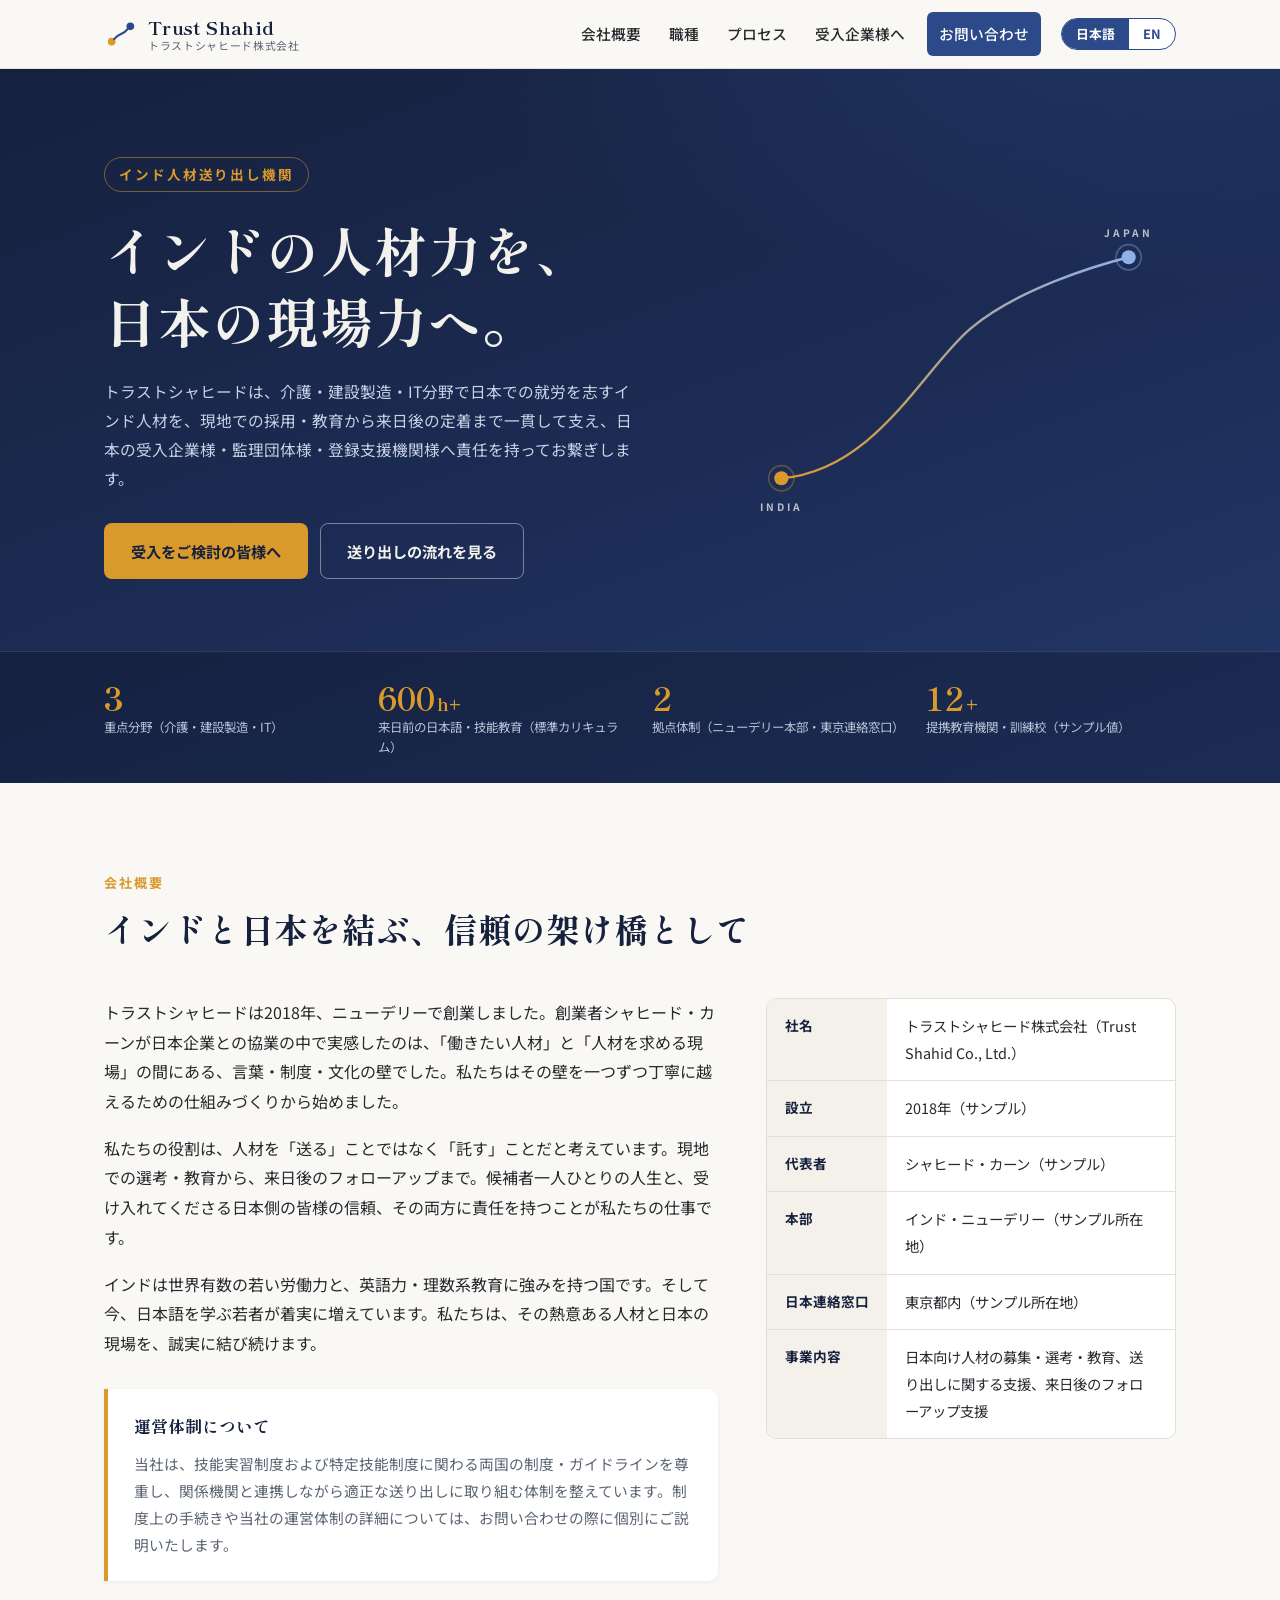
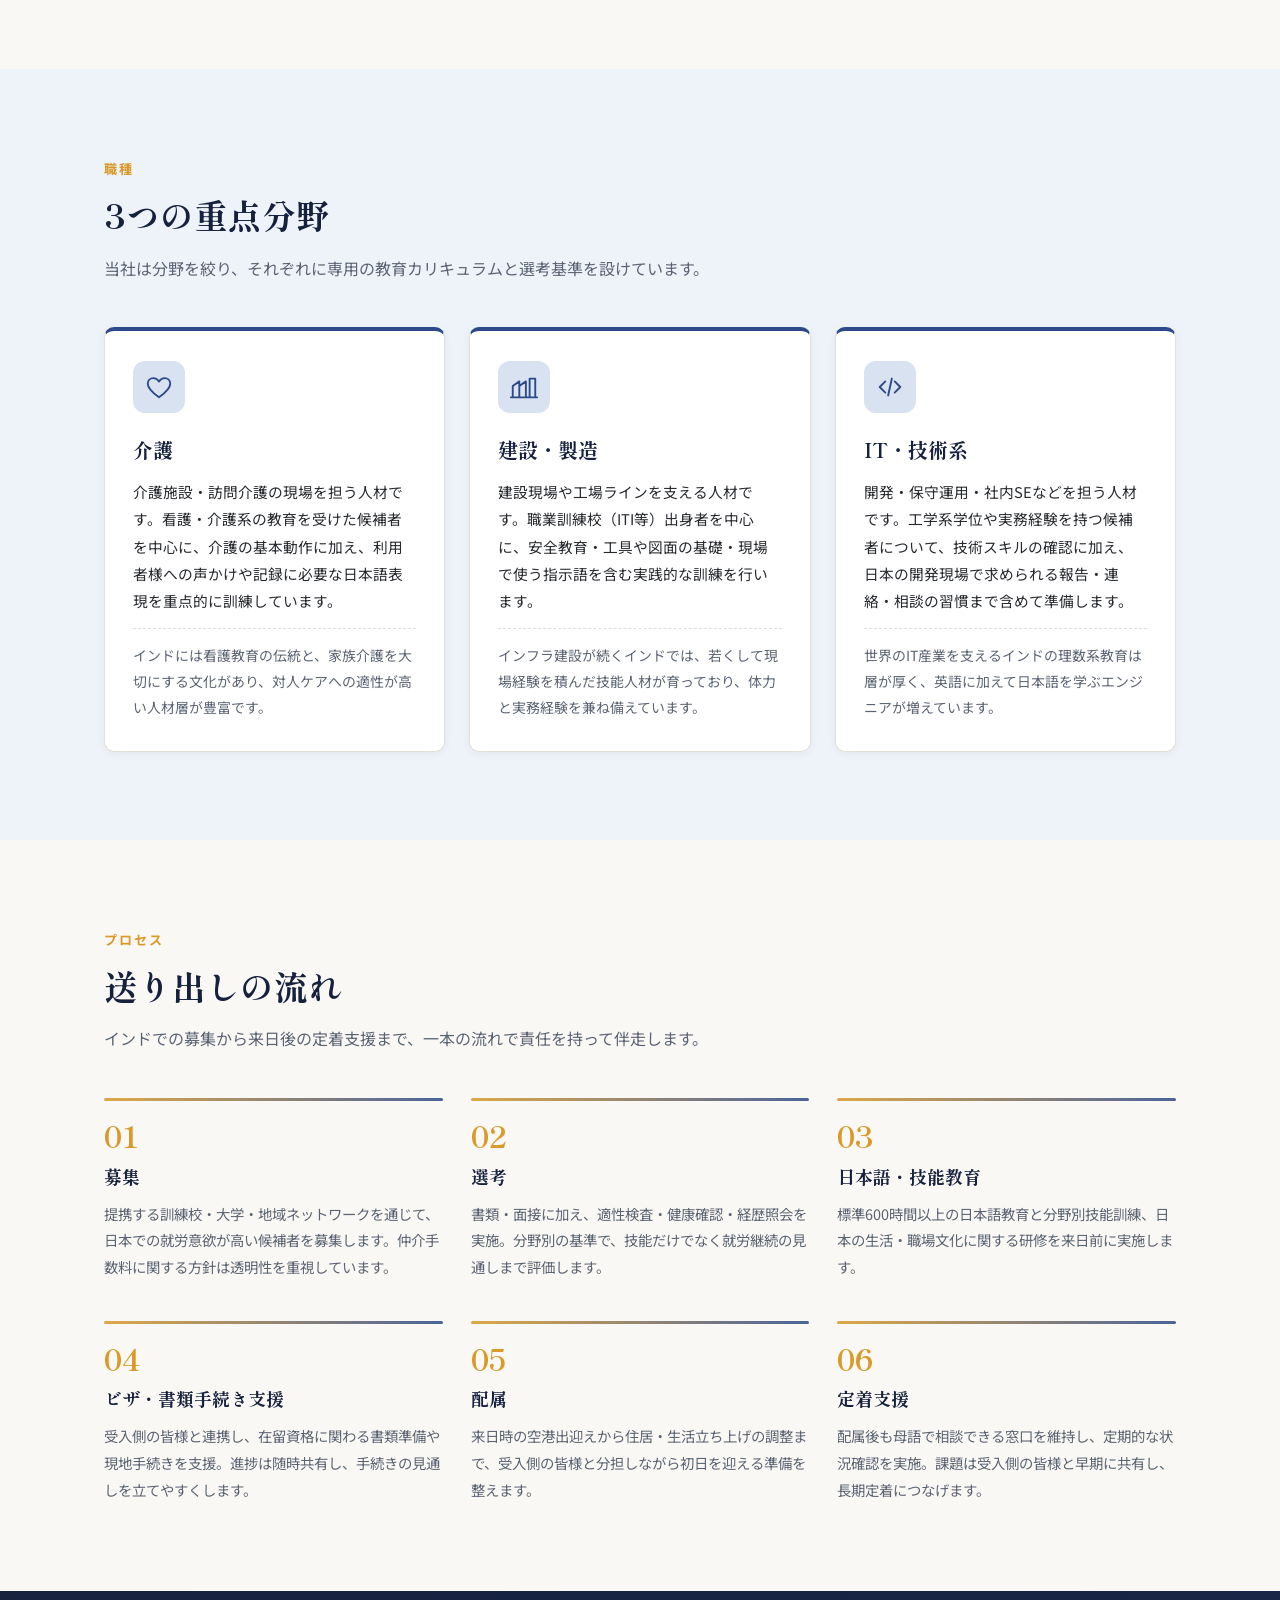
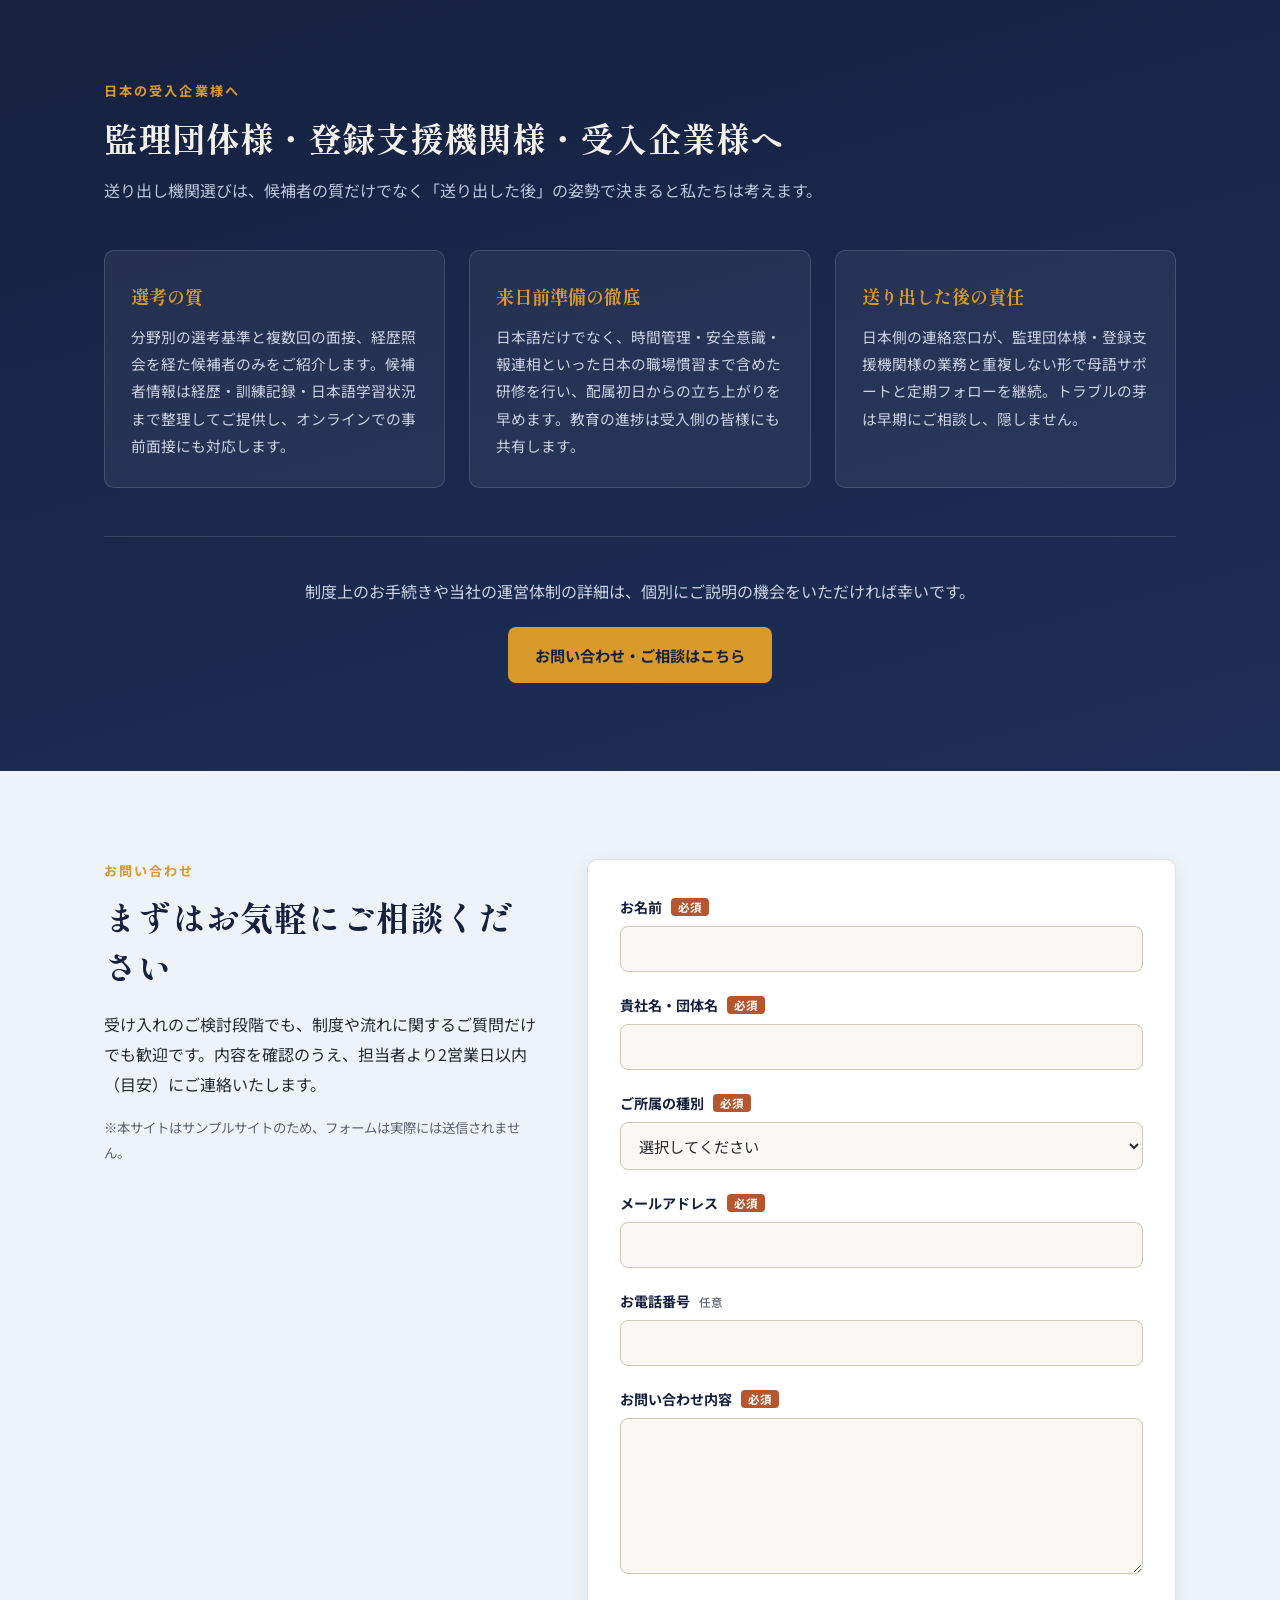
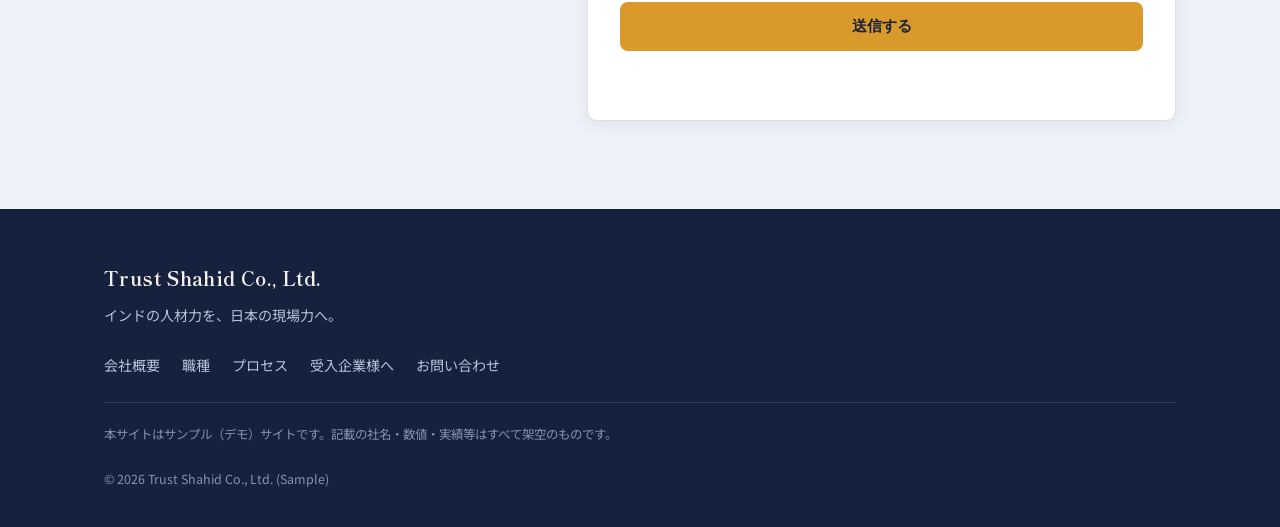
<file: index.html>
<!DOCTYPE html>
<html lang="ja" data-lang="ja">
<head>
<meta charset="UTF-8">
<meta name="viewport" content="width=device-width, initial-scale=1.0">
<title>トラストシャヒード株式会社｜インド人材送り出し機関</title>
<meta name="description" id="meta-desc" content="トラストシャヒードは、介護・建設製造・IT分野のインド人材を日本の受入企業様・監理団体様・登録支援機関様へお繋ぎする送り出し機関のサンプルサイトです。">
<link rel="icon" href="assets/favicon.svg" type="image/svg+xml">
<link rel="preconnect" href="https://fonts.googleapis.com">
<link rel="preconnect" href="https://fonts.gstatic.com" crossorigin>
<link href="https://fonts.googleapis.com/css2?family=Shippori+Mincho+B1:wght@500;600;700&family=Noto+Sans+JP:wght@400;500;700&display=swap" rel="stylesheet">
<link rel="stylesheet" href="assets/css/style.css">
</head>
<body>

<a class="skip-link" href="#main">
  <span class="ja" lang="ja">本文へスキップ</span><span class="en" lang="en">Skip to main content</span>
</a>

<header class="site-header">
  <div class="container header-inner">
    <a class="brand" href="#top" aria-label="Trust Shahid Co., Ltd.">
      <svg class="brand-mark" viewBox="0 0 40 40" aria-hidden="true" focusable="false">
        <circle cx="9" cy="29" r="4.5" fill="var(--saffron)"/>
        <circle cx="31" cy="11" r="4.5" fill="var(--indigo)"/>
        <path d="M12 26 C 18 18, 22 22, 28 14" fill="none" stroke="var(--indigo)" stroke-width="2.5" stroke-linecap="round"/>
      </svg>
      <span class="brand-text">
        <span class="brand-name">Trust Shahid</span>
        <span class="brand-sub ja" lang="ja">トラストシャヒード株式会社</span>
        <span class="brand-sub en" lang="en">Trust Shahid Co., Ltd.</span>
      </span>
    </a>

    <nav class="site-nav" id="site-nav" aria-label="メインナビゲーション">
      <ul>
        <li><a href="#about"><span class="ja" lang="ja">会社概要</span><span class="en" lang="en">About</span></a></li>
        <li><a href="#sectors"><span class="ja" lang="ja">職種</span><span class="en" lang="en">Sectors</span></a></li>
        <li><a href="#process"><span class="ja" lang="ja">プロセス</span><span class="en" lang="en">Process</span></a></li>
        <li><a href="#partners"><span class="ja" lang="ja">受入企業様へ</span><span class="en" lang="en">For Partners</span></a></li>
        <li><a class="nav-cta" href="#contact"><span class="ja" lang="ja">お問い合わせ</span><span class="en" lang="en">Contact</span></a></li>
      </ul>
    </nav>

    <div class="header-tools">
      <div class="lang-toggle" role="group" aria-label="Language / 言語">
        <button type="button" class="lang-btn" data-set-lang="ja" lang="ja" aria-pressed="true">日本語</button>
        <button type="button" class="lang-btn" data-set-lang="en" lang="en" aria-pressed="false">EN</button>
      </div>
      <button type="button" class="menu-btn" id="menu-btn" aria-expanded="false" aria-controls="site-nav">
        <span class="menu-bars" aria-hidden="true"></span>
        <span class="visually-hidden ja" lang="ja">メニュー</span>
        <span class="visually-hidden en" lang="en">Menu</span>
      </button>
    </div>
  </div>
</header>

<main id="main">

  <!-- ============ HERO ============ -->
  <section class="hero" id="top">
    <div class="container hero-inner">
      <div class="hero-copy">
        <p class="hero-eyebrow">
          <span class="ja" lang="ja">インド人材送り出し機関</span>
          <span class="en" lang="en">India-based sending organization</span>
        </p>
        <h1 class="hero-title">
          <span class="ja" lang="ja">インドの人材力を、<br>日本の現場力へ。</span>
          <span class="en" lang="en">Connecting India's talent<br>to Japan's workplaces.</span>
        </h1>
        <p class="hero-lead">
          <span class="ja" lang="ja">トラストシャヒードは、介護・建設製造・IT分野で日本での就労を志すインド人材を、現地での採用・教育から来日後の定着まで一貫して支え、日本の受入企業様・監理団体様・登録支援機関様へ責任を持ってお繋ぎします。</span>
          <span class="en" lang="en">Trust Shahid recruits, trains, and supports Indian candidates in caregiving, construction &amp; manufacturing, and IT — and connects them responsibly to Japanese companies, supervising organizations, and registered support organizations, from first interview in India to long-term retention in Japan.</span>
        </p>
        <div class="hero-actions">
          <a class="btn btn-primary" href="#partners">
            <span class="ja" lang="ja">受入をご検討の皆様へ</span>
            <span class="en" lang="en">For receiving organizations</span>
          </a>
          <a class="btn btn-ghost" href="#process">
            <span class="ja" lang="ja">送り出しの流れを見る</span>
            <span class="en" lang="en">See how it works</span>
          </a>
        </div>
      </div>

      <!-- Signature element: the crossing thread — one line from India to Japan -->
      <div class="hero-thread" aria-hidden="true">
        <svg viewBox="0 0 560 420" preserveAspectRatio="xMidYMid meet" focusable="false">
          <defs>
            <linearGradient id="thread-grad" x1="0" y1="1" x2="1" y2="0">
              <stop offset="0" stop-color="#D99A2B"/>
              <stop offset="1" stop-color="#8FB0E8"/>
            </linearGradient>
          </defs>
          <path class="thread-path" d="M60 350 C 180 340, 240 210, 300 160 S 460 80, 500 70"
                fill="none" stroke="url(#thread-grad)" stroke-width="3" stroke-linecap="round"/>
          <circle cx="60" cy="350" r="9" fill="#D99A2B"/>
          <circle cx="60" cy="350" r="16" fill="none" stroke="#D99A2B" stroke-opacity=".35" stroke-width="2"/>
          <circle cx="500" cy="70" r="9" fill="#8FB0E8"/>
          <circle cx="500" cy="70" r="16" fill="none" stroke="#8FB0E8" stroke-opacity=".4" stroke-width="2"/>
          <text x="60" y="392" class="thread-label" text-anchor="middle">INDIA</text>
          <text x="500" y="44" class="thread-label" text-anchor="middle">JAPAN</text>
        </svg>
      </div>
    </div>

    <div class="hero-stats">
      <div class="container stats-grid">
        <div class="stat">
          <span class="stat-num">3</span>
          <span class="stat-label"><span class="ja" lang="ja">重点分野（介護・建設製造・IT）</span><span class="en" lang="en">Focus sectors: care, construction &amp; manufacturing, IT</span></span>
        </div>
        <div class="stat">
          <span class="stat-num">600<span class="stat-unit">h+</span></span>
          <span class="stat-label"><span class="ja" lang="ja">来日前の日本語・技能教育（標準カリキュラム）</span><span class="en" lang="en">Pre-departure Japanese &amp; skills training (standard curriculum)</span></span>
        </div>
        <div class="stat">
          <span class="stat-num">2</span>
          <span class="stat-label"><span class="ja" lang="ja">拠点体制（ニューデリー本部・東京連絡窓口）</span><span class="en" lang="en">Offices: New Delhi HQ &amp; Tokyo liaison desk</span></span>
        </div>
        <div class="stat">
          <span class="stat-num">12<span class="stat-unit">+</span></span>
          <span class="stat-label"><span class="ja" lang="ja">提携教育機関・訓練校（サンプル値）</span><span class="en" lang="en">Partner training institutions (sample figure)</span></span>
        </div>
      </div>
    </div>
  </section>

  <!-- ============ ABOUT ============ -->
  <section class="section" id="about">
    <div class="container">
      <header class="section-head">
        <p class="section-eyebrow"><span class="ja" lang="ja">会社概要</span><span class="en" lang="en">About us</span></p>
        <h2 class="section-title">
          <span class="ja" lang="ja">インドと日本を結ぶ、信頼の架け橋として</span>
          <span class="en" lang="en">A bridge of trust between India and Japan</span>
        </h2>
      </header>

      <div class="about-grid">
        <div class="about-story">
          <p>
            <span class="ja" lang="ja">トラストシャヒードは2018年、ニューデリーで創業しました。創業者シャヒード・カーンが日本企業との協業の中で実感したのは、「働きたい人材」と「人材を求める現場」の間にある、言葉・制度・文化の壁でした。私たちはその壁を一つずつ丁寧に越えるための仕組みづくりから始めました。</span>
            <span class="en" lang="en">Trust Shahid was founded in New Delhi in 2018. Through years of collaboration with Japanese companies, founder Shahid Khan saw first-hand the walls of language, procedure, and culture standing between motivated candidates and the Japanese workplaces that need them. We started by building a system to cross those walls, one careful step at a time.</span>
          </p>
          <p>
            <span class="ja" lang="ja">私たちの役割は、人材を「送る」ことではなく「託す」ことだと考えています。現地での選考・教育から、来日後のフォローアップまで。候補者一人ひとりの人生と、受け入れてくださる日本側の皆様の信頼、その両方に責任を持つことが私たちの仕事です。</span>
            <span class="en" lang="en">We believe our role is not simply to send people, but to entrust them. From screening and training in India to follow-up after arrival, our work is to be accountable both to each candidate's life and to the trust of every receiving organization in Japan.</span>
          </p>
          <p>
            <span class="ja" lang="ja">インドは世界有数の若い労働力と、英語力・理数系教育に強みを持つ国です。そして今、日本語を学ぶ若者が着実に増えています。私たちは、その熱意ある人材と日本の現場を、誠実に結び続けます。</span>
            <span class="en" lang="en">India offers one of the world's youngest workforces, with strengths in English and STEM education — and a steadily growing number of young people studying Japanese. We connect that motivated talent to Japanese industry, with integrity.</span>
          </p>

          <div class="about-note">
            <h3><span class="ja" lang="ja">運営体制について</span><span class="en" lang="en">About our operations</span></h3>
            <p>
              <span class="ja" lang="ja">当社は、技能実習制度および特定技能制度に関わる両国の制度・ガイドラインを尊重し、関係機関と連携しながら適正な送り出しに取り組む体制を整えています。制度上の手続きや当社の運営体制の詳細については、お問い合わせの際に個別にご説明いたします。</span>
              <span class="en" lang="en">We respect the rules and guidelines of both countries governing the Technical Intern Training and Specified Skilled Worker programs, and we maintain an operational structure for proper, transparent sending in cooperation with the relevant institutions. We are happy to explain our procedures and structure in detail on inquiry.</span>
            </p>
          </div>
        </div>

        <dl class="company-table">
          <div class="row">
            <dt><span class="ja" lang="ja">社名</span><span class="en" lang="en">Company</span></dt>
            <dd><span class="ja" lang="ja">トラストシャヒード株式会社（Trust Shahid Co., Ltd.）</span><span class="en" lang="en">Trust Shahid Co., Ltd.</span></dd>
          </div>
          <div class="row">
            <dt><span class="ja" lang="ja">設立</span><span class="en" lang="en">Founded</span></dt>
            <dd><span class="ja" lang="ja">2018年（サンプル）</span><span class="en" lang="en">2018 (sample)</span></dd>
          </div>
          <div class="row">
            <dt><span class="ja" lang="ja">代表者</span><span class="en" lang="en">Representative</span></dt>
            <dd><span class="ja" lang="ja">シャヒード・カーン（サンプル）</span><span class="en" lang="en">Shahid Khan (sample)</span></dd>
          </div>
          <div class="row">
            <dt><span class="ja" lang="ja">本部</span><span class="en" lang="en">Headquarters</span></dt>
            <dd><span class="ja" lang="ja">インド・ニューデリー（サンプル所在地）</span><span class="en" lang="en">New Delhi, India (sample address)</span></dd>
          </div>
          <div class="row">
            <dt><span class="ja" lang="ja">日本連絡窓口</span><span class="en" lang="en">Japan liaison</span></dt>
            <dd><span class="ja" lang="ja">東京都内（サンプル所在地）</span><span class="en" lang="en">Tokyo, Japan (sample address)</span></dd>
          </div>
          <div class="row">
            <dt><span class="ja" lang="ja">事業内容</span><span class="en" lang="en">Business</span></dt>
            <dd>
              <span class="ja" lang="ja">日本向け人材の募集・選考・教育、送り出しに関する支援、来日後のフォローアップ支援</span>
              <span class="en" lang="en">Recruitment, screening, and training of candidates for Japan; sending support; post-arrival follow-up support</span>
            </dd>
          </div>
        </dl>
      </div>
    </div>
  </section>

  <!-- ============ SECTORS ============ -->
  <section class="section section-tint" id="sectors">
    <div class="container">
      <header class="section-head">
        <p class="section-eyebrow"><span class="ja" lang="ja">職種</span><span class="en" lang="en">Sectors</span></p>
        <h2 class="section-title">
          <span class="ja" lang="ja">3つの重点分野</span>
          <span class="en" lang="en">Three focus sectors</span>
        </h2>
        <p class="section-lead">
          <span class="ja" lang="ja">当社は分野を絞り、それぞれに専用の教育カリキュラムと選考基準を設けています。</span>
          <span class="en" lang="en">We deliberately focus on three sectors, each with its own dedicated training curriculum and screening standards.</span>
        </p>
      </header>

      <div class="sector-grid">
        <article class="sector-card">
          <div class="sector-icon" aria-hidden="true">
            <svg viewBox="0 0 32 32" focusable="false"><path d="M16 27 C 9 22, 4 17.5, 4 12.5 C 4 9, 6.6 6.5, 10 6.5 C 12.4 6.5, 14.7 8, 16 10.2 C 17.3 8, 19.6 6.5, 22 6.5 C 25.4 6.5, 28 9, 28 12.5 C 28 17.5, 23 22, 16 27 Z" fill="none" stroke="currentColor" stroke-width="2" stroke-linejoin="round"/></svg>
          </div>
          <h3><span class="ja" lang="ja">介護</span><span class="en" lang="en">Caregiving</span></h3>
          <p>
            <span class="ja" lang="ja">介護施設・訪問介護の現場を担う人材です。看護・介護系の教育を受けた候補者を中心に、介護の基本動作に加え、利用者様への声かけや記録に必要な日本語表現を重点的に訓練しています。</span>
            <span class="en" lang="en">Candidates for care facilities and home-care services. Drawing mainly on candidates with nursing or care backgrounds, our training covers fundamental care skills plus the specific Japanese needed for resident communication and care records.</span>
          </p>
          <p class="sector-fit">
            <span class="ja" lang="ja">インドには看護教育の伝統と、家族介護を大切にする文化があり、対人ケアへの適性が高い人材層が豊富です。</span>
            <span class="en" lang="en">India's strong nursing-education tradition and family-care culture produce a deep pool of candidates well suited to person-centered care.</span>
          </p>
        </article>

        <article class="sector-card">
          <div class="sector-icon" aria-hidden="true">
            <svg viewBox="0 0 32 32" focusable="false"><path d="M4 27 L4 15 L11 10 L11 27 M11 15 L18 10 L18 27 M22 27 L22 7 L28 7 L28 27 M2 27 L30 27" fill="none" stroke="currentColor" stroke-width="2" stroke-linejoin="round" stroke-linecap="round"/></svg>
          </div>
          <h3><span class="ja" lang="ja">建設・製造</span><span class="en" lang="en">Construction &amp; Manufacturing</span></h3>
          <p>
            <span class="ja" lang="ja">建設現場や工場ラインを支える人材です。職業訓練校（ITI等）出身者を中心に、安全教育・工具や図面の基礎・現場で使う指示語を含む実践的な訓練を行います。</span>
            <span class="en" lang="en">Candidates for construction sites and factory lines, primarily graduates of India's industrial training institutes (ITIs). Training is practical: safety fundamentals, tools and drawings, and the workplace Japanese used for on-site instructions.</span>
          </p>
          <p class="sector-fit">
            <span class="ja" lang="ja">インフラ建設が続くインドでは、若くして現場経験を積んだ技能人材が育っており、体力と実務経験を兼ね備えています。</span>
            <span class="en" lang="en">India's ongoing infrastructure boom develops young workers who combine physical readiness with real site experience.</span>
          </p>
        </article>

        <article class="sector-card">
          <div class="sector-icon" aria-hidden="true">
            <svg viewBox="0 0 32 32" focusable="false"><path d="M11 10 L5 16 L11 22 M21 10 L27 16 L21 22 M18 7 L14 25" fill="none" stroke="currentColor" stroke-width="2" stroke-linejoin="round" stroke-linecap="round"/></svg>
          </div>
          <h3><span class="ja" lang="ja">IT・技術系</span><span class="en" lang="en">IT &amp; Engineering</span></h3>
          <p>
            <span class="ja" lang="ja">開発・保守運用・社内SEなどを担う人材です。工学系学位や実務経験を持つ候補者について、技術スキルの確認に加え、日本の開発現場で求められる報告・連絡・相談の習慣まで含めて準備します。</span>
            <span class="en" lang="en">Candidates for development, operations, and in-house engineering roles. For candidates with engineering degrees or work experience, we verify technical skills and also prepare them for the reporting and communication habits expected in Japanese development teams.</span>
          </p>
          <p class="sector-fit">
            <span class="ja" lang="ja">世界のIT産業を支えるインドの理数系教育は層が厚く、英語に加えて日本語を学ぶエンジニアが増えています。</span>
            <span class="en" lang="en">India's STEM pipeline powers the global IT industry — and a growing number of its engineers are adding Japanese to their English.</span>
          </p>
        </article>
      </div>
    </div>
  </section>

  <!-- ============ PROCESS ============ -->
  <section class="section" id="process">
    <div class="container">
      <header class="section-head">
        <p class="section-eyebrow"><span class="ja" lang="ja">プロセス</span><span class="en" lang="en">Process</span></p>
        <h2 class="section-title">
          <span class="ja" lang="ja">送り出しの流れ</span>
          <span class="en" lang="en">How it works</span>
        </h2>
        <p class="section-lead">
          <span class="ja" lang="ja">インドでの募集から来日後の定着支援まで、一本の流れで責任を持って伴走します。</span>
          <span class="en" lang="en">One continuous flow, from recruitment in India to settled, supported workers in Japan.</span>
        </p>
      </header>

      <ol class="process-steps">
        <li class="step">
          <span class="step-num" aria-hidden="true">01</span>
          <h3><span class="ja" lang="ja">募集</span><span class="en" lang="en">Recruitment</span></h3>
          <p>
            <span class="ja" lang="ja">提携する訓練校・大学・地域ネットワークを通じて、日本での就労意欲が高い候補者を募集します。仲介手数料に関する方針は透明性を重視しています。</span>
            <span class="en" lang="en">We recruit motivated candidates through partner training schools, universities, and community networks, with a transparent policy on recruitment fees.</span>
          </p>
        </li>
        <li class="step">
          <span class="step-num" aria-hidden="true">02</span>
          <h3><span class="ja" lang="ja">選考</span><span class="en" lang="en">Screening</span></h3>
          <p>
            <span class="ja" lang="ja">書類・面接に加え、適性検査・健康確認・経歴照会を実施。分野別の基準で、技能だけでなく就労継続の見通しまで評価します。</span>
            <span class="en" lang="en">Documents and interviews plus aptitude testing, health checks, and background verification — sector-specific standards that assess not just skill but likelihood of long-term success.</span>
          </p>
        </li>
        <li class="step">
          <span class="step-num" aria-hidden="true">03</span>
          <h3><span class="ja" lang="ja">日本語・技能教育</span><span class="en" lang="en">Language &amp; skills training</span></h3>
          <p>
            <span class="ja" lang="ja">標準600時間以上の日本語教育と分野別技能訓練、日本の生活・職場文化に関する研修を来日前に実施します。</span>
            <span class="en" lang="en">600+ hours of Japanese-language study, sector-specific skills training, and orientation on Japanese life and workplace culture — all before departure.</span>
          </p>
        </li>
        <li class="step">
          <span class="step-num" aria-hidden="true">04</span>
          <h3><span class="ja" lang="ja">ビザ・書類手続き支援</span><span class="en" lang="en">Visa &amp; documentation</span></h3>
          <p>
            <span class="ja" lang="ja">受入側の皆様と連携し、在留資格に関わる書類準備や現地手続きを支援。進捗は随時共有し、手続きの見通しを立てやすくします。</span>
            <span class="en" lang="en">Working with the receiving side, we support document preparation and India-side procedures for the visa process, sharing progress so timelines stay predictable.</span>
          </p>
        </li>
        <li class="step">
          <span class="step-num" aria-hidden="true">05</span>
          <h3><span class="ja" lang="ja">配属</span><span class="en" lang="en">Placement</span></h3>
          <p>
            <span class="ja" lang="ja">来日時の空港出迎えから住居・生活立ち上げの調整まで、受入側の皆様と分担しながら初日を迎える準備を整えます。</span>
            <span class="en" lang="en">From airport pickup to housing and life setup, we coordinate with the receiving side so every candidate is ready for day one.</span>
          </p>
        </li>
        <li class="step">
          <span class="step-num" aria-hidden="true">06</span>
          <h3><span class="ja" lang="ja">定着支援</span><span class="en" lang="en">Post-placement support</span></h3>
          <p>
            <span class="ja" lang="ja">配属後も母語で相談できる窓口を維持し、定期的な状況確認を実施。課題は受入側の皆様と早期に共有し、長期定着につなげます。</span>
            <span class="en" lang="en">A native-language help line and regular check-ins continue after placement. Issues are flagged to the receiving side early, supporting long-term retention.</span>
          </p>
        </li>
      </ol>
    </div>
  </section>

  <!-- ============ FOR PARTNERS ============ -->
  <section class="section section-dark" id="partners">
    <div class="container">
      <header class="section-head">
        <p class="section-eyebrow"><span class="ja" lang="ja">日本の受入企業様へ</span><span class="en" lang="en">For Japanese partners</span></p>
        <h2 class="section-title">
          <span class="ja" lang="ja">監理団体様・登録支援機関様・受入企業様へ</span>
          <span class="en" lang="en">To supervising organizations, registered support organizations, and employers</span>
        </h2>
        <p class="section-lead">
          <span class="ja" lang="ja">送り出し機関選びは、候補者の質だけでなく「送り出した後」の姿勢で決まると私たちは考えます。</span>
          <span class="en" lang="en">Choosing a sending organization is not just about candidate quality — it is about how the organization behaves after sending. That is where we aim to earn your trust.</span>
        </p>
      </header>

      <div class="pillar-grid">
        <article class="pillar">
          <h3><span class="ja" lang="ja">選考の質</span><span class="en" lang="en">Rigorous screening</span></h3>
          <p>
            <span class="ja" lang="ja">分野別の選考基準と複数回の面接、経歴照会を経た候補者のみをご紹介します。候補者情報は経歴・訓練記録・日本語学習状況まで整理してご提供し、オンラインでの事前面接にも対応します。</span>
            <span class="en" lang="en">We introduce only candidates who pass sector-specific screening, multiple interviews, and background checks. You receive organized profiles — history, training records, Japanese progress — and can interview candidates online before deciding.</span>
          </p>
        </article>
        <article class="pillar">
          <h3><span class="ja" lang="ja">来日前準備の徹底</span><span class="en" lang="en">Thorough pre-departure preparation</span></h3>
          <p>
            <span class="ja" lang="ja">日本語だけでなく、時間管理・安全意識・報連相といった日本の職場慣習まで含めた研修を行い、配属初日からの立ち上がりを早めます。教育の進捗は受入側の皆様にも共有します。</span>
            <span class="en" lang="en">Training covers not just language but Japanese workplace norms — punctuality, safety awareness, structured reporting — so candidates contribute from day one. Training progress is shared with you throughout.</span>
          </p>
        </article>
        <article class="pillar">
          <h3><span class="ja" lang="ja">送り出した後の責任</span><span class="en" lang="en">Accountability after sending</span></h3>
          <p>
            <span class="ja" lang="ja">日本側の連絡窓口が、監理団体様・登録支援機関様の業務と重複しない形で母語サポートと定期フォローを継続。トラブルの芽は早期にご相談し、隠しません。</span>
            <span class="en" lang="en">Our Japan liaison desk provides ongoing native-language support and regular follow-ups, designed to complement — not duplicate — the work of supervising and support organizations. Emerging issues are raised with you early, never hidden.</span>
          </p>
        </article>
      </div>

      <div class="partner-cta">
        <p>
          <span class="ja" lang="ja">制度上のお手続きや当社の運営体制の詳細は、個別にご説明の機会をいただければ幸いです。</span>
          <span class="en" lang="en">We would welcome the opportunity to explain our procedures and operational structure in detail.</span>
        </p>
        <a class="btn btn-saffron" href="#contact">
          <span class="ja" lang="ja">お問い合わせ・ご相談はこちら</span>
          <span class="en" lang="en">Get in touch</span>
        </a>
      </div>
    </div>
  </section>

  <!-- ============ CONTACT ============ -->
  <section class="section section-tint" id="contact">
    <div class="container contact-grid">
      <div class="contact-intro">
        <header class="section-head">
          <p class="section-eyebrow"><span class="ja" lang="ja">お問い合わせ</span><span class="en" lang="en">Contact</span></p>
          <h2 class="section-title">
            <span class="ja" lang="ja">まずはお気軽にご相談ください</span>
            <span class="en" lang="en">Start the conversation</span>
          </h2>
        </header>
        <p>
          <span class="ja" lang="ja">受け入れのご検討段階でも、制度や流れに関するご質問だけでも歓迎です。内容を確認のうえ、担当者より2営業日以内（目安）にご連絡いたします。</span>
          <span class="en" lang="en">Whether you are actively planning to receive workers or simply have questions about the process, we are glad to hear from you. We aim to respond within two business days.</span>
        </p>
        <p class="contact-note">
          <span class="ja" lang="ja">※本サイトはサンプルサイトのため、フォームは実際には送信されません。</span>
          <span class="en" lang="en">* This is a sample website; the form does not actually send.</span>
        </p>
      </div>

      <!--
        Sample site: frontend only. In production, wire the submit handler in
        assets/js/main.js to a real endpoint (e.g. a Cloudflare Pages Function
        at /functions/api/contact.js, or a form service) — see the marked
        comment in main.js.
      -->
      <form class="contact-form" id="contact-form" novalidate>
        <div class="field">
          <label for="f-name"><span class="ja" lang="ja">お名前 <em>必須</em></span><span class="en" lang="en">Name <em>required</em></span></label>
          <input id="f-name" name="name" type="text" autocomplete="name" required>
        </div>
        <div class="field">
          <label for="f-company"><span class="ja" lang="ja">貴社名・団体名 <em>必須</em></span><span class="en" lang="en">Company / organization <em>required</em></span></label>
          <input id="f-company" name="company" type="text" autocomplete="organization" required>
        </div>
        <div class="field">
          <label for="f-orgtype"><span class="ja" lang="ja">ご所属の種別 <em>必須</em></span><span class="en" lang="en">Organization type <em>required</em></span></label>
          <select id="f-orgtype" name="orgType" required>
            <option value="" data-ja="選択してください" data-en="Please select">選択してください</option>
            <option value="kanri" data-ja="監理団体" data-en="Supervising organization (Kanri Dantai)">監理団体</option>
            <option value="touroku" data-ja="登録支援機関" data-en="Registered support organization (Touroku Shien Kikan)">登録支援機関</option>
            <option value="kigyou" data-ja="企業" data-en="Employer / company">企業</option>
            <option value="other" data-ja="その他" data-en="Other">その他</option>
          </select>
        </div>
        <div class="field">
          <label for="f-email"><span class="ja" lang="ja">メールアドレス <em>必須</em></span><span class="en" lang="en">Email <em>required</em></span></label>
          <input id="f-email" name="email" type="email" autocomplete="email" required>
        </div>
        <div class="field">
          <label for="f-phone"><span class="ja" lang="ja">お電話番号 <span class="opt">任意</span></span><span class="en" lang="en">Phone <span class="opt">optional</span></span></label>
          <input id="f-phone" name="phone" type="tel" autocomplete="tel">
        </div>
        <div class="field">
          <label for="f-message"><span class="ja" lang="ja">お問い合わせ内容 <em>必須</em></span><span class="en" lang="en">Message <em>required</em></span></label>
          <textarea id="f-message" name="message" rows="6" required></textarea>
        </div>
        <button type="submit" class="btn btn-primary btn-block">
          <span class="ja" lang="ja">送信する</span><span class="en" lang="en">Send message</span>
        </button>
        <p class="form-status" id="form-status" role="status" aria-live="polite"></p>
      </form>
    </div>
  </section>

</main>

<footer class="site-footer">
  <div class="container footer-inner">
    <div class="footer-brand">
      <span class="brand-name">Trust Shahid Co., Ltd.</span>
      <p>
        <span class="ja" lang="ja">インドの人材力を、日本の現場力へ。</span>
        <span class="en" lang="en">Connecting India's talent to Japan's workplaces.</span>
      </p>
    </div>
    <nav class="footer-nav" aria-label="フッターナビゲーション">
      <ul>
        <li><a href="#about"><span class="ja" lang="ja">会社概要</span><span class="en" lang="en">About</span></a></li>
        <li><a href="#sectors"><span class="ja" lang="ja">職種</span><span class="en" lang="en">Sectors</span></a></li>
        <li><a href="#process"><span class="ja" lang="ja">プロセス</span><span class="en" lang="en">Process</span></a></li>
        <li><a href="#partners"><span class="ja" lang="ja">受入企業様へ</span><span class="en" lang="en">For Partners</span></a></li>
        <li><a href="#contact"><span class="ja" lang="ja">お問い合わせ</span><span class="en" lang="en">Contact</span></a></li>
      </ul>
    </nav>
    <p class="footer-note">
      <span class="ja" lang="ja">本サイトはサンプル（デモ）サイトです。記載の社名・数値・実績等はすべて架空のものです。</span>
      <span class="en" lang="en">This is a sample (demo) website. All names, figures, and claims are fictitious.</span>
    </p>
    <p class="footer-copy">&copy; 2026 Trust Shahid Co., Ltd. (Sample)</p>
  </div>
</footer>

<script src="assets/js/main.js"></script>
</body>
</html>
</file>
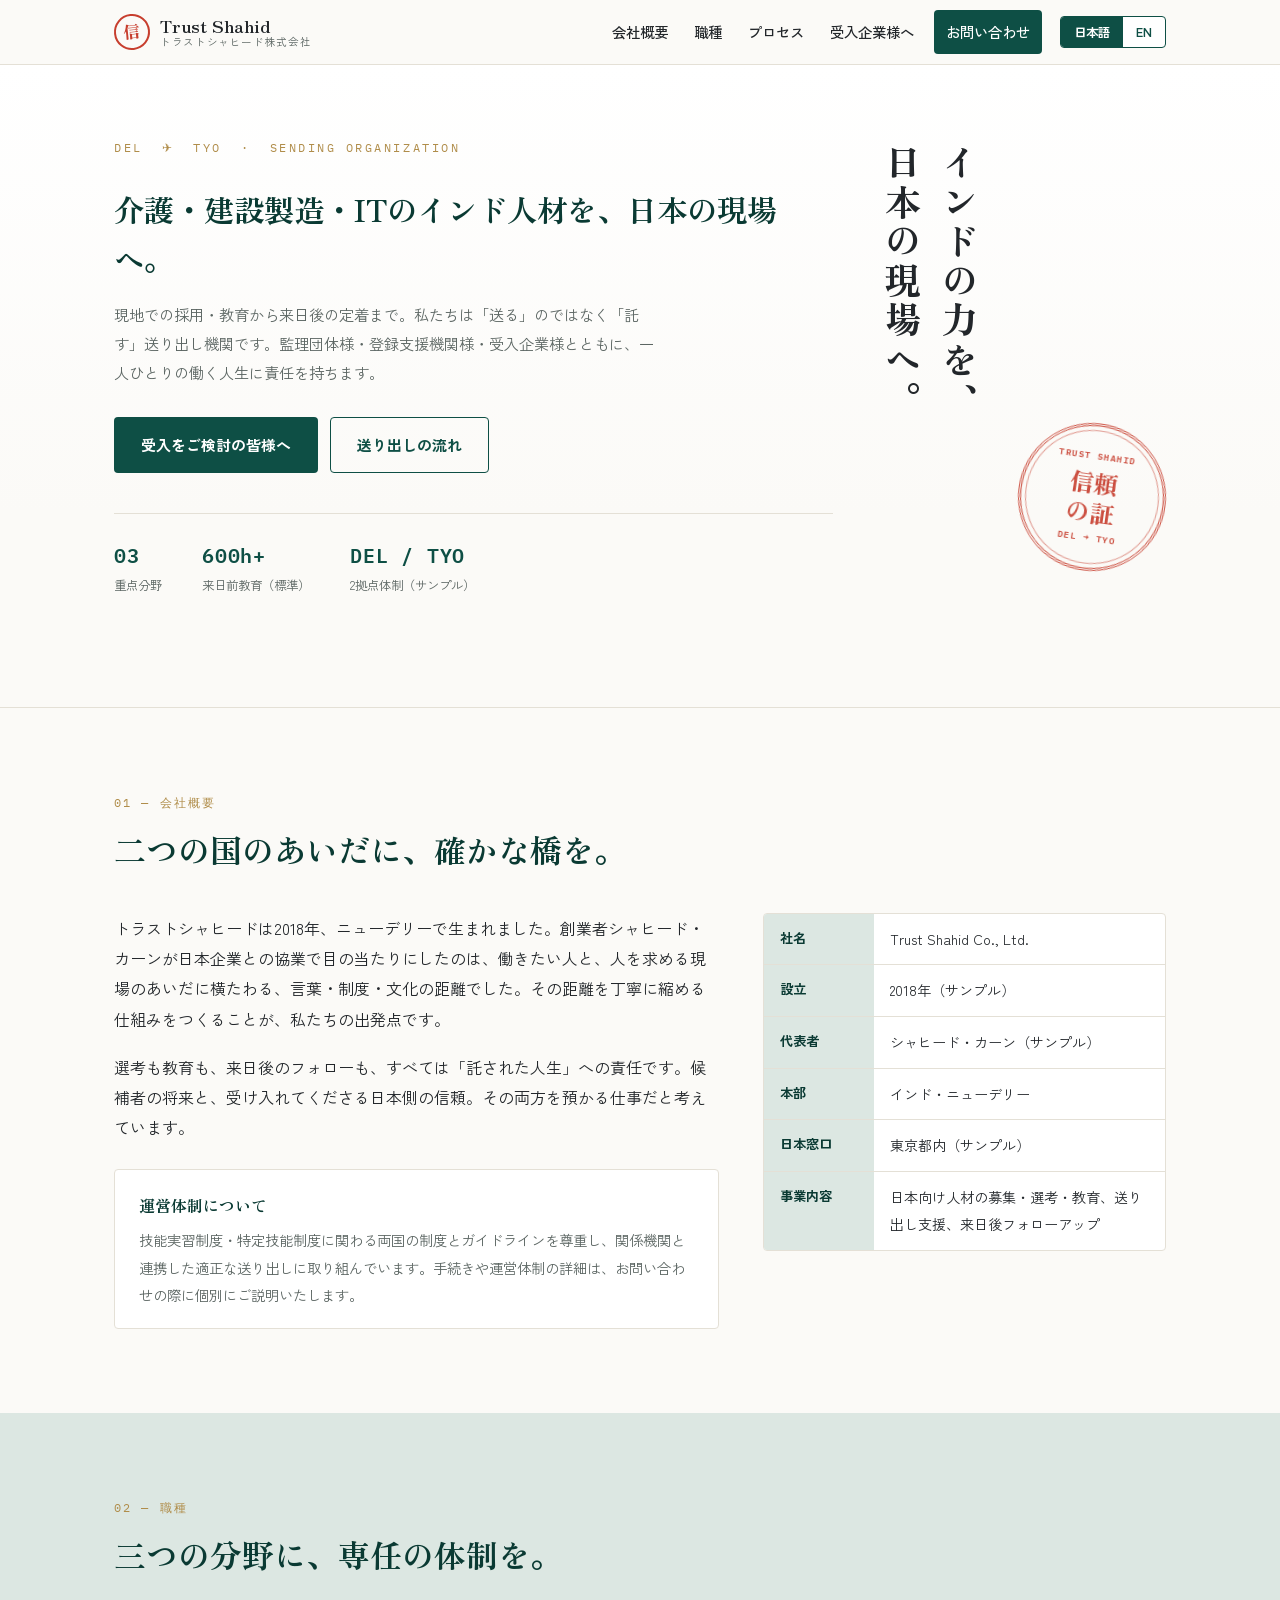
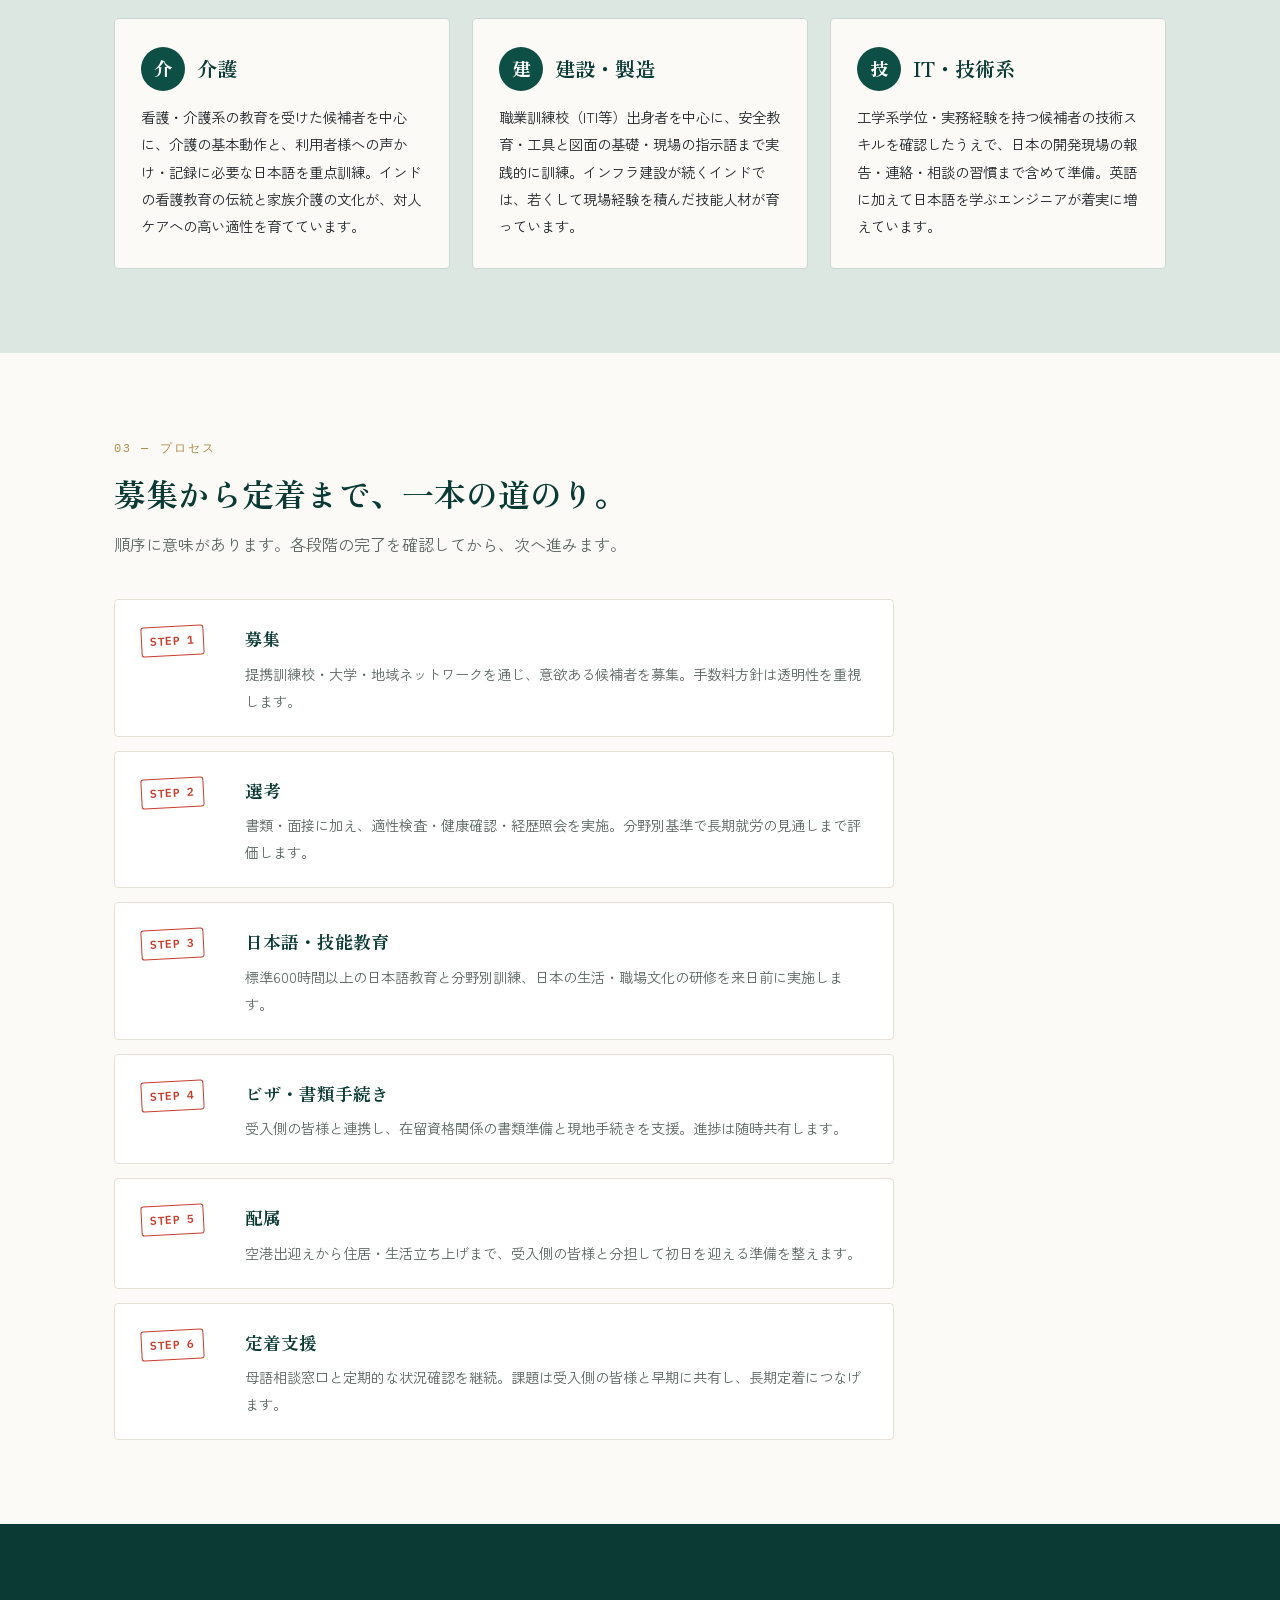
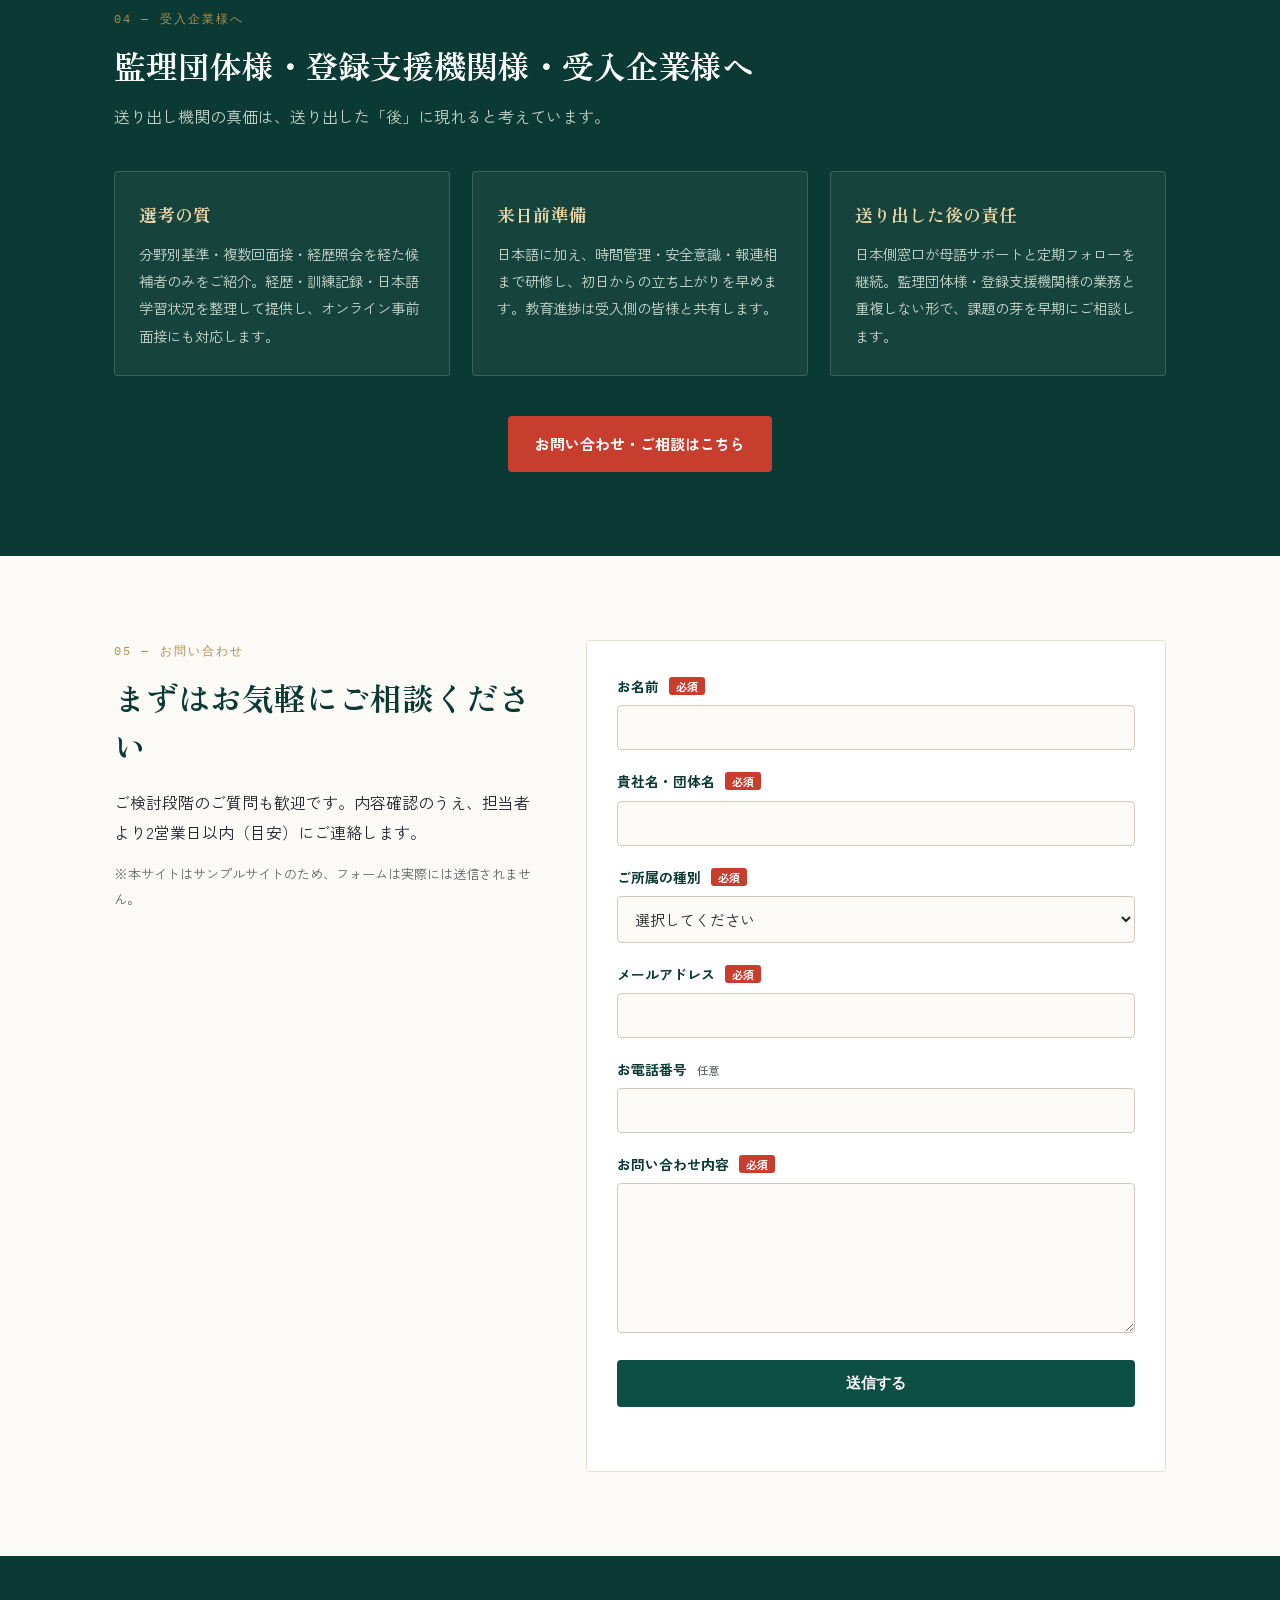
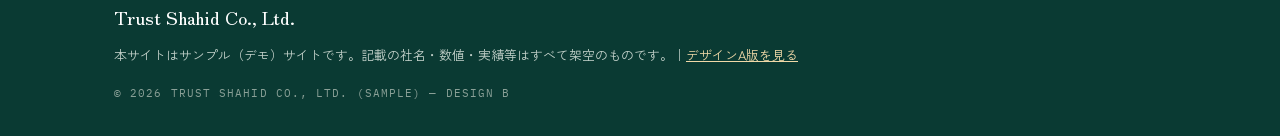
<file: v2/index.html>
<!DOCTYPE html>
<html lang="ja" data-lang="ja">
<head>
<meta charset="UTF-8">
<meta name="viewport" content="width=device-width, initial-scale=1.0">
<title>トラストシャヒード株式会社｜インド人材送り出し機関（デザインB）</title>
<meta name="description" id="meta-desc" content="トラストシャヒードのサンプルサイト・デザインB版。介護・建設製造・IT分野のインド人材を日本の受入企業様へお繋ぎする送り出し機関です。">
<link rel="icon" href="../assets/favicon.svg" type="image/svg+xml">
<link rel="preconnect" href="https://fonts.googleapis.com">
<link rel="preconnect" href="https://fonts.gstatic.com" crossorigin>
<link href="https://fonts.googleapis.com/css2?family=Zen+Old+Mincho:wght@500;700;900&family=Zen+Kaku+Gothic+New:wght@400;500;700&family=IBM+Plex+Mono:wght@400;600&display=swap" rel="stylesheet">
<link rel="stylesheet" href="style.css">
</head>
<body>

<a class="skip-link" href="#main">
  <span class="ja" lang="ja">本文へスキップ</span><span class="en" lang="en">Skip to main content</span>
</a>

<header class="site-header">
  <div class="wrap header-inner">
    <a class="brand" href="#top">
      <span class="brand-seal" aria-hidden="true">信</span>
      <span class="brand-text">
        <span class="brand-name">Trust Shahid</span>
        <span class="brand-sub ja" lang="ja">トラストシャヒード株式会社</span>
        <span class="brand-sub en" lang="en">Trust Shahid Co., Ltd.</span>
      </span>
    </a>
    <nav class="site-nav" id="site-nav" aria-label="メインナビゲーション">
      <ul>
        <li><a href="#about"><span class="ja" lang="ja">会社概要</span><span class="en" lang="en">About</span></a></li>
        <li><a href="#sectors"><span class="ja" lang="ja">職種</span><span class="en" lang="en">Sectors</span></a></li>
        <li><a href="#process"><span class="ja" lang="ja">プロセス</span><span class="en" lang="en">Process</span></a></li>
        <li><a href="#partners"><span class="ja" lang="ja">受入企業様へ</span><span class="en" lang="en">For Partners</span></a></li>
        <li><a class="nav-cta" href="#contact"><span class="ja" lang="ja">お問い合わせ</span><span class="en" lang="en">Contact</span></a></li>
      </ul>
    </nav>
    <div class="header-tools">
      <div class="lang-toggle" role="group" aria-label="Language / 言語">
        <button type="button" class="lang-btn" data-set-lang="ja" lang="ja" aria-pressed="true">日本語</button>
        <button type="button" class="lang-btn" data-set-lang="en" lang="en" aria-pressed="false">EN</button>
      </div>
      <button type="button" class="menu-btn" id="menu-btn" aria-expanded="false" aria-controls="site-nav">
        <span class="menu-bars" aria-hidden="true"></span>
        <span class="visually-hidden ja" lang="ja">メニュー</span>
        <span class="visually-hidden en" lang="en">Menu</span>
      </button>
    </div>
  </div>
</header>

<main id="main">

  <!-- ============ HERO — vertical headline + visa seal ============ -->
  <section class="hero" id="top">
    <div class="wrap hero-inner">
      <div class="hero-copy">
        <p class="hero-route" aria-hidden="true">DEL&nbsp;&nbsp;✈&nbsp;&nbsp;TYO&nbsp;&nbsp;·&nbsp;&nbsp;SENDING&nbsp;ORGANIZATION</p>
        <p class="hero-lead-top">
          <span class="ja" lang="ja">介護・建設製造・ITのインド人材を、日本の現場へ。</span>
          <span class="en" lang="en">Indian talent in caregiving, construction &amp; manufacturing, and IT — for Japanese workplaces.</span>
        </p>
        <p class="hero-sub">
          <span class="ja" lang="ja">現地での採用・教育から来日後の定着まで。私たちは「送る」のではなく「託す」送り出し機関です。監理団体様・登録支援機関様・受入企業様とともに、一人ひとりの働く人生に責任を持ちます。</span>
          <span class="en" lang="en">From recruitment and training in India to long-term retention in Japan — we don't just send people, we entrust them. Together with supervising organizations, registered support organizations, and employers, we take responsibility for every working life we place.</span>
        </p>
        <div class="hero-actions">
          <a class="btn btn-solid" href="#partners"><span class="ja" lang="ja">受入をご検討の皆様へ</span><span class="en" lang="en">For receiving organizations</span></a>
          <a class="btn btn-line" href="#process"><span class="ja" lang="ja">送り出しの流れ</span><span class="en" lang="en">How it works</span></a>
        </div>
        <dl class="hero-facts">
          <div><dt class="mono">03</dt><dd><span class="ja" lang="ja">重点分野</span><span class="en" lang="en">Focus sectors</span></dd></div>
          <div><dt class="mono">600h+</dt><dd><span class="ja" lang="ja">来日前教育（標準）</span><span class="en" lang="en">Pre-departure training</span></dd></div>
          <div><dt class="mono">DEL / TYO</dt><dd><span class="ja" lang="ja">2拠点体制（サンプル）</span><span class="en" lang="en">Two offices (sample)</span></dd></div>
        </dl>
      </div>

      <div class="hero-visual" aria-hidden="true">
        <h1 class="hero-tate">
          <span class="ja" lang="ja">インドの力を、<br>日本の現場へ。</span>
          <span class="en" lang="en">India's strength,<br>Japan's workplaces.</span>
        </h1>
        <!-- Signature element: the vermilion visa seal -->
        <div class="seal">
          <div class="seal-ring">
            <span class="seal-top mono">TRUST&nbsp;SHAHID</span>
            <span class="seal-mid">信頼<br>の証</span>
            <span class="seal-bottom mono">DEL&nbsp;→&nbsp;TYO</span>
          </div>
        </div>
      </div>
    </div>
  </section>

  <!-- ============ ABOUT ============ -->
  <section class="section" id="about">
    <div class="wrap">
      <header class="sec-head">
        <p class="sec-eyebrow mono">01 — <span class="ja" lang="ja">会社概要</span><span class="en" lang="en">About</span></p>
        <h2 class="sec-title">
          <span class="ja" lang="ja">二つの国のあいだに、確かな橋を。</span>
          <span class="en" lang="en">A dependable bridge between two countries.</span>
        </h2>
      </header>
      <div class="about-grid">
        <div class="about-story">
          <p><span class="ja" lang="ja">トラストシャヒードは2018年、ニューデリーで生まれました。創業者シャヒード・カーンが日本企業との協業で目の当たりにしたのは、働きたい人と、人を求める現場のあいだに横たわる、言葉・制度・文化の距離でした。その距離を丁寧に縮める仕組みをつくることが、私たちの出発点です。</span>
          <span class="en" lang="en">Trust Shahid was founded in New Delhi in 2018. Working alongside Japanese companies, founder Shahid Khan saw the distance — of language, procedure, and culture — that separates motivated people from the workplaces that need them. Building a system to close that distance, carefully, is where we began.</span></p>
          <p><span class="ja" lang="ja">選考も教育も、来日後のフォローも、すべては「託された人生」への責任です。候補者の将来と、受け入れてくださる日本側の信頼。その両方を預かる仕事だと考えています。</span>
          <span class="en" lang="en">Screening, training, and post-arrival support are all part of one responsibility: the lives entrusted to us. We hold both the candidate's future and the receiving side's trust in the same hands.</span></p>
          <div class="ops-note">
            <h3><span class="ja" lang="ja">運営体制について</span><span class="en" lang="en">About our operations</span></h3>
            <p><span class="ja" lang="ja">技能実習制度・特定技能制度に関わる両国の制度とガイドラインを尊重し、関係機関と連携した適正な送り出しに取り組んでいます。手続きや運営体制の詳細は、お問い合わせの際に個別にご説明いたします。</span>
            <span class="en" lang="en">We respect both countries' rules and guidelines governing the Technical Intern Training and Specified Skilled Worker programs, and work with the relevant institutions to ensure proper, transparent sending. We are glad to explain our procedures in detail on inquiry.</span></p>
          </div>
        </div>
        <dl class="company-table">
          <div class="row"><dt><span class="ja" lang="ja">社名</span><span class="en" lang="en">Company</span></dt><dd>Trust Shahid Co., Ltd.</dd></div>
          <div class="row"><dt><span class="ja" lang="ja">設立</span><span class="en" lang="en">Founded</span></dt><dd><span class="ja" lang="ja">2018年（サンプル）</span><span class="en" lang="en">2018 (sample)</span></dd></div>
          <div class="row"><dt><span class="ja" lang="ja">代表者</span><span class="en" lang="en">Representative</span></dt><dd><span class="ja" lang="ja">シャヒード・カーン（サンプル）</span><span class="en" lang="en">Shahid Khan (sample)</span></dd></div>
          <div class="row"><dt><span class="ja" lang="ja">本部</span><span class="en" lang="en">HQ</span></dt><dd><span class="ja" lang="ja">インド・ニューデリー</span><span class="en" lang="en">New Delhi, India</span></dd></div>
          <div class="row"><dt><span class="ja" lang="ja">日本窓口</span><span class="en" lang="en">Japan liaison</span></dt><dd><span class="ja" lang="ja">東京都内（サンプル）</span><span class="en" lang="en">Tokyo (sample)</span></dd></div>
          <div class="row"><dt><span class="ja" lang="ja">事業内容</span><span class="en" lang="en">Business</span></dt><dd><span class="ja" lang="ja">日本向け人材の募集・選考・教育、送り出し支援、来日後フォローアップ</span><span class="en" lang="en">Recruitment, screening, training, sending support, and post-arrival follow-up</span></dd></div>
        </dl>
      </div>
    </div>
  </section>

  <!-- ============ SECTORS ============ -->
  <section class="section section-tint" id="sectors">
    <div class="wrap">
      <header class="sec-head">
        <p class="sec-eyebrow mono">02 — <span class="ja" lang="ja">職種</span><span class="en" lang="en">Sectors</span></p>
        <h2 class="sec-title"><span class="ja" lang="ja">三つの分野に、専任の体制を。</span><span class="en" lang="en">Three sectors, each with a dedicated program.</span></h2>
      </header>
      <div class="sector-list">
        <article class="sector">
          <h3><span class="kanji-mark" aria-hidden="true">介</span><span class="ja" lang="ja">介護</span><span class="en" lang="en">Caregiving</span></h3>
          <p><span class="ja" lang="ja">看護・介護系の教育を受けた候補者を中心に、介護の基本動作と、利用者様への声かけ・記録に必要な日本語を重点訓練。インドの看護教育の伝統と家族介護の文化が、対人ケアへの高い適性を育てています。</span>
          <span class="en" lang="en">Candidates with nursing and care backgrounds, trained in care fundamentals and the specific Japanese of resident communication and records. India's nursing-education tradition and family-care culture develop a strong aptitude for person-centered care.</span></p>
        </article>
        <article class="sector">
          <h3><span class="kanji-mark" aria-hidden="true">建</span><span class="ja" lang="ja">建設・製造</span><span class="en" lang="en">Construction &amp; Manufacturing</span></h3>
          <p><span class="ja" lang="ja">職業訓練校（ITI等）出身者を中心に、安全教育・工具と図面の基礎・現場の指示語まで実践的に訓練。インフラ建設が続くインドでは、若くして現場経験を積んだ技能人材が育っています。</span>
          <span class="en" lang="en">Graduates of India's industrial training institutes, trained hands-on in safety, tools and drawings, and on-site workplace Japanese. India's infrastructure boom raises young workers with real site experience.</span></p>
        </article>
        <article class="sector">
          <h3><span class="kanji-mark" aria-hidden="true">技</span><span class="ja" lang="ja">IT・技術系</span><span class="en" lang="en">IT &amp; Engineering</span></h3>
          <p><span class="ja" lang="ja">工学系学位・実務経験を持つ候補者の技術スキルを確認したうえで、日本の開発現場の報告・連絡・相談の習慣まで含めて準備。英語に加えて日本語を学ぶエンジニアが着実に増えています。</span>
          <span class="en" lang="en">For candidates with engineering degrees or experience, we verify technical skills and prepare them for the communication habits of Japanese development teams. More and more of India's engineers are adding Japanese to their English.</span></p>
        </article>
      </div>
    </div>
  </section>

  <!-- ============ PROCESS — passport-page steps ============ -->
  <section class="section" id="process">
    <div class="wrap">
      <header class="sec-head">
        <p class="sec-eyebrow mono">03 — <span class="ja" lang="ja">プロセス</span><span class="en" lang="en">Process</span></p>
        <h2 class="sec-title"><span class="ja" lang="ja">募集から定着まで、一本の道のり。</span><span class="en" lang="en">One road, from recruitment to retention.</span></h2>
        <p class="sec-lead"><span class="ja" lang="ja">順序に意味があります。各段階の完了を確認してから、次へ進みます。</span><span class="en" lang="en">The order matters: each stage is completed and confirmed before the next begins.</span></p>
      </header>
      <ol class="steps">
        <li><span class="step-no mono">STEP 1</span><h3><span class="ja" lang="ja">募集</span><span class="en" lang="en">Recruitment</span></h3><p><span class="ja" lang="ja">提携訓練校・大学・地域ネットワークを通じ、意欲ある候補者を募集。手数料方針は透明性を重視します。</span><span class="en" lang="en">Motivated candidates sourced through partner schools, universities, and community networks, with a transparent fee policy.</span></p></li>
        <li><span class="step-no mono">STEP 2</span><h3><span class="ja" lang="ja">選考</span><span class="en" lang="en">Screening</span></h3><p><span class="ja" lang="ja">書類・面接に加え、適性検査・健康確認・経歴照会を実施。分野別基準で長期就労の見通しまで評価します。</span><span class="en" lang="en">Documents and interviews plus aptitude tests, health checks, and background verification, judged by sector-specific standards.</span></p></li>
        <li><span class="step-no mono">STEP 3</span><h3><span class="ja" lang="ja">日本語・技能教育</span><span class="en" lang="en">Language &amp; skills</span></h3><p><span class="ja" lang="ja">標準600時間以上の日本語教育と分野別訓練、日本の生活・職場文化の研修を来日前に実施します。</span><span class="en" lang="en">600+ hours of Japanese, sector-specific training, and orientation on Japanese life and work culture — before departure.</span></p></li>
        <li><span class="step-no mono">STEP 4</span><h3><span class="ja" lang="ja">ビザ・書類手続き</span><span class="en" lang="en">Visa &amp; documentation</span></h3><p><span class="ja" lang="ja">受入側の皆様と連携し、在留資格関係の書類準備と現地手続きを支援。進捗は随時共有します。</span><span class="en" lang="en">Working with the receiving side on visa documents and India-side procedures, sharing progress throughout.</span></p></li>
        <li><span class="step-no mono">STEP 5</span><h3><span class="ja" lang="ja">配属</span><span class="en" lang="en">Placement</span></h3><p><span class="ja" lang="ja">空港出迎えから住居・生活立ち上げまで、受入側の皆様と分担して初日を迎える準備を整えます。</span><span class="en" lang="en">From airport pickup to housing and life setup, coordinated with the receiving side so day one goes smoothly.</span></p></li>
        <li><span class="step-no mono">STEP 6</span><h3><span class="ja" lang="ja">定着支援</span><span class="en" lang="en">Post-placement support</span></h3><p><span class="ja" lang="ja">母語相談窓口と定期的な状況確認を継続。課題は受入側の皆様と早期に共有し、長期定着につなげます。</span><span class="en" lang="en">A native-language help line and regular check-ins continue, with issues raised early to support long-term retention.</span></p></li>
      </ol>
    </div>
  </section>

  <!-- ============ PARTNERS ============ -->
  <section class="section section-deep" id="partners">
    <div class="wrap">
      <header class="sec-head">
        <p class="sec-eyebrow mono">04 — <span class="ja" lang="ja">受入企業様へ</span><span class="en" lang="en">For partners</span></p>
        <h2 class="sec-title"><span class="ja" lang="ja">監理団体様・登録支援機関様・受入企業様へ</span><span class="en" lang="en">To supervising organizations, registered support organizations, and employers</span></h2>
        <p class="sec-lead"><span class="ja" lang="ja">送り出し機関の真価は、送り出した「後」に現れると考えています。</span><span class="en" lang="en">We believe a sending organization proves itself after the sending.</span></p>
      </header>
      <div class="pillars">
        <article><h3><span class="ja" lang="ja">選考の質</span><span class="en" lang="en">Rigorous screening</span></h3><p><span class="ja" lang="ja">分野別基準・複数回面接・経歴照会を経た候補者のみをご紹介。経歴・訓練記録・日本語学習状況を整理して提供し、オンライン事前面接にも対応します。</span><span class="en" lang="en">Only candidates who pass sector-specific screening, multiple interviews, and background checks. Organized profiles and online pre-interviews included.</span></p></article>
        <article><h3><span class="ja" lang="ja">来日前準備</span><span class="en" lang="en">Pre-departure preparation</span></h3><p><span class="ja" lang="ja">日本語に加え、時間管理・安全意識・報連相まで研修し、初日からの立ち上がりを早めます。教育進捗は受入側の皆様と共有します。</span><span class="en" lang="en">Beyond language: punctuality, safety awareness, and structured reporting, so candidates contribute from day one. Progress is shared with you.</span></p></article>
        <article><h3><span class="ja" lang="ja">送り出した後の責任</span><span class="en" lang="en">Accountability after sending</span></h3><p><span class="ja" lang="ja">日本側窓口が母語サポートと定期フォローを継続。監理団体様・登録支援機関様の業務と重複しない形で、課題の芽を早期にご相談します。</span><span class="en" lang="en">Our Japan desk keeps up native-language support and follow-ups, complementing your role — and raising issues early, never hiding them.</span></p></article>
      </div>
      <div class="partner-cta">
        <a class="btn btn-stamp" href="#contact"><span class="ja" lang="ja">お問い合わせ・ご相談はこちら</span><span class="en" lang="en">Get in touch</span></a>
      </div>
    </div>
  </section>

  <!-- ============ CONTACT ============ -->
  <section class="section" id="contact">
    <div class="wrap contact-grid">
      <div>
        <header class="sec-head">
          <p class="sec-eyebrow mono">05 — <span class="ja" lang="ja">お問い合わせ</span><span class="en" lang="en">Contact</span></p>
          <h2 class="sec-title"><span class="ja" lang="ja">まずはお気軽にご相談ください</span><span class="en" lang="en">Start the conversation</span></h2>
        </header>
        <p><span class="ja" lang="ja">ご検討段階のご質問も歓迎です。内容確認のうえ、担当者より2営業日以内（目安）にご連絡します。</span><span class="en" lang="en">Questions at any stage are welcome. We aim to respond within two business days.</span></p>
        <p class="contact-note"><span class="ja" lang="ja">※本サイトはサンプルサイトのため、フォームは実際には送信されません。</span><span class="en" lang="en">* This is a sample website; the form does not actually send.</span></p>
      </div>
      <!-- Frontend only; wire a real handler in main.js (see comment there). -->
      <form class="contact-form" id="contact-form" novalidate>
        <div class="field"><label for="f-name"><span class="ja" lang="ja">お名前 <em>必須</em></span><span class="en" lang="en">Name <em>required</em></span></label><input id="f-name" name="name" type="text" autocomplete="name" required></div>
        <div class="field"><label for="f-company"><span class="ja" lang="ja">貴社名・団体名 <em>必須</em></span><span class="en" lang="en">Company / organization <em>required</em></span></label><input id="f-company" name="company" type="text" autocomplete="organization" required></div>
        <div class="field"><label for="f-orgtype"><span class="ja" lang="ja">ご所属の種別 <em>必須</em></span><span class="en" lang="en">Organization type <em>required</em></span></label>
          <select id="f-orgtype" name="orgType" required>
            <option value="" data-ja="選択してください" data-en="Please select">選択してください</option>
            <option value="kanri" data-ja="監理団体" data-en="Supervising organization">監理団体</option>
            <option value="touroku" data-ja="登録支援機関" data-en="Registered support organization">登録支援機関</option>
            <option value="kigyou" data-ja="企業" data-en="Employer / company">企業</option>
            <option value="other" data-ja="その他" data-en="Other">その他</option>
          </select>
        </div>
        <div class="field"><label for="f-email"><span class="ja" lang="ja">メールアドレス <em>必須</em></span><span class="en" lang="en">Email <em>required</em></span></label><input id="f-email" name="email" type="email" autocomplete="email" required></div>
        <div class="field"><label for="f-phone"><span class="ja" lang="ja">お電話番号 <span class="opt">任意</span></span><span class="en" lang="en">Phone <span class="opt">optional</span></span></label><input id="f-phone" name="phone" type="tel" autocomplete="tel"></div>
        <div class="field"><label for="f-message"><span class="ja" lang="ja">お問い合わせ内容 <em>必須</em></span><span class="en" lang="en">Message <em>required</em></span></label><textarea id="f-message" name="message" rows="6" required></textarea></div>
        <button type="submit" class="btn btn-solid btn-block"><span class="ja" lang="ja">送信する</span><span class="en" lang="en">Send message</span></button>
        <p class="form-status" id="form-status" role="status" aria-live="polite"></p>
      </form>
    </div>
  </section>

</main>

<footer class="site-footer">
  <div class="wrap">
    <p class="foot-brand">Trust Shahid Co., Ltd.</p>
    <p class="foot-note"><span class="ja" lang="ja">本サイトはサンプル（デモ）サイトです。記載の社名・数値・実績等はすべて架空のものです。｜<a href="../">デザインA版を見る</a></span>
    <span class="en" lang="en">This is a sample (demo) website; all names and figures are fictitious. | <a href="../">View design A</a></span></p>
    <p class="foot-copy mono">&copy; 2026 TRUST SHAHID CO., LTD. (SAMPLE) — DESIGN B</p>
  </div>
</footer>

<script src="main.js"></script>
</body>
</html>
</file>
<file: assets/css/style.css>
/* ==========================================================================
   Trust Shahid Co., Ltd. — sample marketing site
   Design concept: 藍 (ai / indigo) — the dye that traveled from India to
   Japan. The palette is the bridge.

   Palette:
     --ink      #16213E  藍鉄 deep indigo-navy (hero, footer, dark sections)
     --indigo   #2C4A8A  藍 working indigo (headings, links, icons)
     --mist     #D9E2F0  縹 pale indigo tint (tints, borders)
     --paper    #FAF8F4  生成り warm off-white (page ground)
     --saffron  #D99A2B  鬱金 marigold gold (accent — used sparingly)
     --sumi     #26292E  墨 body text
   Type: Shippori Mincho B1 (display) + Noto Sans JP (body)
   ========================================================================== */

:root {
  --ink: #16213E;
  --indigo: #2C4A8A;
  --mist: #D9E2F0;
  --paper: #FAF8F4;
  --saffron: #D99A2B;
  --sumi: #26292E;

  --paper-card: #FFFFFF;
  --muted: #5B6473;
  --line: #E3DFD6;

  --font-display: "Shippori Mincho B1", "Hiragino Mincho ProN", "Yu Mincho", serif;
  --font-body: "Noto Sans JP", "Hiragino Kaku Gothic ProN", "Yu Gothic", sans-serif;

  --radius: 10px;
  --container: 1120px;
}

* { margin: 0; padding: 0; box-sizing: border-box; }

html { scroll-behavior: smooth; scroll-padding-top: 84px; }

body {
  font-family: var(--font-body);
  color: var(--sumi);
  background: var(--paper);
  line-height: 1.85;
  font-size: 1rem;
  -webkit-font-smoothing: antialiased;
}

/* ---- Language toggle: exactly one language visible at a time ---- */
html[data-lang="ja"] .en { display: none !important; }
html[data-lang="en"] .ja { display: none !important; }
/* English reads better with slightly tighter leading */
html[data-lang="en"] body { line-height: 1.7; }

img, svg { max-width: 100%; }

.container {
  max-width: var(--container);
  margin: 0 auto;
  padding: 0 24px;
}

.visually-hidden {
  position: absolute; width: 1px; height: 1px;
  margin: -1px; padding: 0; overflow: hidden;
  clip: rect(0 0 0 0); white-space: nowrap; border: 0;
}

.skip-link {
  position: absolute; left: 16px; top: -60px; z-index: 100;
  background: var(--ink); color: #fff;
  padding: 10px 18px; border-radius: 0 0 8px 8px;
  text-decoration: none; transition: top .15s ease;
}
.skip-link:focus { top: 0; }

/* Visible keyboard focus everywhere */
:focus-visible {
  outline: 3px solid var(--saffron);
  outline-offset: 2px;
  border-radius: 3px;
}

/* ==========================================================================
   Header
   ========================================================================== */
.site-header {
  position: sticky; top: 0; z-index: 50;
  background: rgba(250, 248, 244, .94);
  backdrop-filter: blur(8px);
  border-bottom: 1px solid var(--line);
}

.header-inner {
  display: flex; align-items: center; gap: 20px;
  min-height: 68px;
}

.brand {
  display: flex; align-items: center; gap: 10px;
  text-decoration: none; color: var(--ink);
  margin-right: auto;
}
.brand-mark { width: 34px; height: 34px; flex: none; }
.brand-text { display: flex; flex-direction: column; line-height: 1.2; }
.brand-name {
  font-family: var(--font-display);
  font-weight: 700; font-size: 1.15rem; letter-spacing: .02em;
}
.brand-sub { font-size: .68rem; color: var(--muted); letter-spacing: .06em; }

.site-nav ul {
  display: flex; align-items: center; gap: 4px;
  list-style: none;
}
.site-nav a {
  display: block; padding: 8px 12px;
  text-decoration: none; color: var(--sumi);
  font-size: .92rem; font-weight: 500;
  border-radius: 6px;
}
.site-nav a:hover { color: var(--indigo); background: var(--mist); }
.site-nav a.nav-cta {
  background: var(--indigo); color: #fff; margin-left: 6px;
}
.site-nav a.nav-cta:hover { background: var(--ink); }

.header-tools { display: flex; align-items: center; gap: 12px; }

.lang-toggle {
  display: inline-flex; align-items: stretch;
  border: 1px solid var(--indigo); border-radius: 999px;
  overflow: hidden; background: #fff;
}
.lang-btn {
  font-family: var(--font-body); font-size: .8rem; font-weight: 700;
  padding: 6px 14px; border: 0; background: transparent;
  color: var(--indigo); cursor: pointer; line-height: 1.4;
}
.lang-btn[aria-pressed="true"] {
  background: var(--indigo); color: #fff;
}
.lang-btn[aria-pressed="false"]:hover { background: var(--mist); }

.menu-btn {
  display: none;
  width: 44px; height: 44px;
  border: 1px solid var(--line); border-radius: 8px;
  background: #fff; cursor: pointer;
  position: relative;
}
.menu-bars,
.menu-bars::before,
.menu-bars::after {
  content: ""; display: block; position: absolute;
  left: 11px; right: 11px; height: 2px;
  background: var(--ink); border-radius: 2px;
  transition: transform .2s ease, opacity .2s ease;
}
.menu-bars { top: 21px; }
.menu-bars::before { top: -7px; left: 0; right: 0; }
.menu-bars::after { top: 7px; left: 0; right: 0; }
.menu-btn[aria-expanded="true"] .menu-bars { background: transparent; }
.menu-btn[aria-expanded="true"] .menu-bars::before { transform: translateY(7px) rotate(45deg); }
.menu-btn[aria-expanded="true"] .menu-bars::after { transform: translateY(-7px) rotate(-45deg); }

/* ==========================================================================
   Hero
   ========================================================================== */
.hero {
  background:
    radial-gradient(1100px 500px at 85% -10%, rgba(44, 74, 138, .35), transparent 60%),
    linear-gradient(160deg, var(--ink) 0%, #1C2C55 55%, #23386B 100%);
  color: #F2F1EC;
}

.hero-inner {
  display: grid;
  grid-template-columns: minmax(0, 1.15fr) minmax(0, .85fr);
  align-items: center;
  gap: 32px;
  padding-top: 88px;
  padding-bottom: 72px;
}

.hero-eyebrow {
  display: inline-block;
  font-size: .85rem; font-weight: 700; letter-spacing: .14em;
  color: var(--saffron);
  border: 1px solid rgba(217, 154, 43, .5);
  border-radius: 999px;
  padding: 4px 14px;
  margin-bottom: 22px;
}

.hero-title {
  font-family: var(--font-display);
  font-weight: 700;
  font-size: clamp(2rem, 4.6vw, 3.3rem);
  line-height: 1.35;
  letter-spacing: .02em;
  margin-bottom: 20px;
}

.hero-lead {
  max-width: 34em;
  color: #C9D2E6;
  font-size: .98rem;
  margin-bottom: 30px;
}

.hero-actions { display: flex; flex-wrap: wrap; gap: 12px; }

.btn {
  display: inline-block;
  padding: 13px 26px;
  border-radius: 8px;
  font-weight: 700; font-size: .95rem;
  text-decoration: none;
  border: 1px solid transparent;
  cursor: pointer;
  transition: background .15s ease, color .15s ease, border-color .15s ease;
}
.btn-primary { background: var(--saffron); color: var(--ink); }
.btn-primary:hover { background: #C2871F; }
.btn-ghost {
  background: transparent; color: #F2F1EC;
  border-color: rgba(242, 241, 236, .45);
}
.btn-ghost:hover { border-color: #F2F1EC; background: rgba(255,255,255,.08); }
.btn-saffron { background: var(--saffron); color: var(--ink); }
.btn-saffron:hover { background: #C2871F; }
.btn-block { width: 100%; text-align: center; }

/* Signature element: the crossing thread */
.hero-thread svg { width: 100%; height: auto; display: block; }
.thread-label {
  font-family: var(--font-body);
  font-size: 13px; font-weight: 700; letter-spacing: .3em;
  fill: rgba(242, 241, 236, .75);
}
.thread-path {
  stroke-dasharray: 700;
  stroke-dashoffset: 700;
  animation: draw-thread 2.2s ease-out .3s forwards;
}
@keyframes draw-thread { to { stroke-dashoffset: 0; } }
@media (prefers-reduced-motion: reduce) {
  html { scroll-behavior: auto; }
  .thread-path { animation: none; stroke-dashoffset: 0; }
}

/* Stats strip */
.hero-stats {
  background: rgba(0, 0, 0, .22);
  border-top: 1px solid rgba(255, 255, 255, .12);
}
.stats-grid {
  display: grid;
  grid-template-columns: repeat(4, 1fr);
  gap: 24px;
  padding-top: 26px;
  padding-bottom: 26px;
}
.stat { display: flex; flex-direction: column; gap: 2px; }
.stat-num {
  font-family: var(--font-display);
  font-size: 2rem; font-weight: 700; color: var(--saffron);
  line-height: 1.2;
}
.stat-unit { font-size: 1.1rem; margin-left: 2px; }
.stat-label { font-size: .78rem; color: #B9C3D8; line-height: 1.55; }

/* ==========================================================================
   Sections (shared)
   ========================================================================== */
.section { padding: 88px 0; }
.section-tint { background: #EEF2F9; }
.section-dark {
  background: linear-gradient(165deg, var(--ink), #1D2E58);
  color: #EDEDE8;
}

.section-head { max-width: 46em; margin-bottom: 44px; }
.section-eyebrow {
  font-size: .82rem; font-weight: 700; letter-spacing: .16em;
  color: var(--saffron);
  margin-bottom: 10px;
}
.section-title {
  font-family: var(--font-display);
  font-weight: 700;
  font-size: clamp(1.5rem, 3vw, 2.1rem);
  line-height: 1.45;
  color: var(--ink);
  margin-bottom: 14px;
}
.section-dark .section-title { color: #F2F1EC; }
.section-lead { color: var(--muted); }
.section-dark .section-lead { color: #BCC6DB; }

/* ==========================================================================
   About
   ========================================================================== */
.about-grid {
  display: grid;
  grid-template-columns: minmax(0, 1.2fr) minmax(0, .8fr);
  gap: 48px;
  align-items: start;
}
.about-story p + p { margin-top: 1.1em; }

.about-note {
  margin-top: 30px;
  padding: 22px 26px;
  background: #fff;
  border-left: 4px solid var(--saffron);
  border-radius: 0 var(--radius) var(--radius) 0;
  box-shadow: 0 1px 4px rgba(22, 33, 62, .06);
}
.about-note h3 {
  font-family: var(--font-display);
  font-size: 1.05rem; color: var(--ink);
  margin-bottom: 8px;
}
.about-note p { font-size: .92rem; color: var(--muted); }

.company-table {
  background: #fff;
  border: 1px solid var(--line);
  border-radius: var(--radius);
  overflow: hidden;
}
.company-table .row {
  display: grid;
  grid-template-columns: 120px 1fr;
}
.company-table .row + .row { border-top: 1px solid var(--line); }
.company-table dt {
  padding: 14px 18px;
  background: #F4F1EA;
  font-weight: 700; font-size: .85rem; color: var(--ink);
}
.company-table dd { padding: 14px 18px; font-size: .9rem; }

/* ==========================================================================
   Sectors
   ========================================================================== */
.sector-grid {
  display: grid;
  grid-template-columns: repeat(3, 1fr);
  gap: 24px;
}
.sector-card {
  background: var(--paper-card);
  border: 1px solid var(--line);
  border-top: 4px solid var(--indigo);
  border-radius: var(--radius);
  padding: 30px 28px;
  box-shadow: 0 2px 10px rgba(22, 33, 62, .05);
}
.sector-icon {
  width: 52px; height: 52px;
  display: grid; place-items: center;
  color: var(--indigo);
  background: var(--mist);
  border-radius: 12px;
  margin-bottom: 18px;
}
.sector-icon svg { width: 30px; height: 30px; }
.sector-card h3 {
  font-family: var(--font-display);
  font-size: 1.25rem; color: var(--ink);
  margin-bottom: 10px;
}
.sector-card p { font-size: .92rem; color: var(--sumi); }
.sector-fit {
  margin-top: 14px; padding-top: 14px;
  border-top: 1px dashed var(--line);
  color: var(--muted) !important;
  font-size: .87rem !important;
}

/* ==========================================================================
   Process — the thread reappears as the step connector
   ========================================================================== */
.process-steps {
  list-style: none;
  counter-reset: step;
  display: grid;
  grid-template-columns: repeat(3, 1fr);
  gap: 40px 28px;
  position: relative;
}
.step { position: relative; padding-top: 18px; }
.step::before {
  content: "";
  position: absolute; top: 0; left: 0; right: 0;
  height: 3px;
  background: linear-gradient(90deg, var(--saffron), var(--indigo));
  border-radius: 3px;
  opacity: .85;
}
.step-num {
  font-family: var(--font-display);
  font-size: 1.9rem; font-weight: 700;
  color: var(--saffron);
  display: block; line-height: 1.3;
  margin-bottom: 4px;
}
.step h3 {
  font-family: var(--font-display);
  font-size: 1.12rem; color: var(--ink);
  margin-bottom: 8px;
}
.step p { font-size: .9rem; color: var(--muted); }

/* ==========================================================================
   Partners (dark)
   ========================================================================== */
.pillar-grid {
  display: grid;
  grid-template-columns: repeat(3, 1fr);
  gap: 24px;
  margin-bottom: 48px;
}
.pillar {
  background: rgba(255, 255, 255, .06);
  border: 1px solid rgba(255, 255, 255, .14);
  border-radius: var(--radius);
  padding: 28px 26px;
}
.pillar h3 {
  font-family: var(--font-display);
  font-size: 1.15rem;
  color: var(--saffron);
  margin-bottom: 10px;
}
.pillar p { font-size: .92rem; color: #CBD3E4; }

.partner-cta {
  text-align: center;
  border-top: 1px solid rgba(255, 255, 255, .14);
  padding-top: 40px;
}
.partner-cta p { margin-bottom: 20px; color: #CBD3E4; }

/* ==========================================================================
   Contact
   ========================================================================== */
.contact-grid {
  display: grid;
  grid-template-columns: minmax(0, .85fr) minmax(0, 1.15fr);
  gap: 48px;
  align-items: start;
}
.contact-intro .section-head { margin-bottom: 20px; }
.contact-note { margin-top: 16px; font-size: .84rem; color: var(--muted); }

.contact-form {
  background: #fff;
  border: 1px solid var(--line);
  border-radius: var(--radius);
  padding: 34px 32px;
  box-shadow: 0 4px 18px rgba(22, 33, 62, .07);
}
.field { margin-bottom: 20px; }
.field label {
  display: block;
  font-weight: 700; font-size: .88rem;
  color: var(--ink);
  margin-bottom: 6px;
}
.field label em {
  font-style: normal; font-size: .72rem; font-weight: 700;
  color: #fff; background: #B4562E;
  border-radius: 4px; padding: 1px 7px; margin-left: 6px;
  vertical-align: 1px;
}
.field label .opt {
  font-size: .72rem; font-weight: 500; color: var(--muted); margin-left: 6px;
}
.field input,
.field select,
.field textarea {
  width: 100%;
  font-family: var(--font-body);
  font-size: .95rem;
  color: var(--sumi);
  background: var(--paper);
  border: 1px solid #CFC9BC;
  border-radius: 8px;
  padding: 11px 14px;
}
.field input:focus-visible,
.field select:focus-visible,
.field textarea:focus-visible {
  outline: 3px solid var(--saffron);
  outline-offset: 1px;
  border-color: var(--indigo);
}
.field textarea { resize: vertical; min-height: 130px; }

.form-status {
  margin-top: 14px;
  font-size: .9rem; font-weight: 700;
  color: var(--indigo);
  min-height: 1.4em;
}
.form-status.is-error { color: #B4562E; }

/* ==========================================================================
   Footer
   ========================================================================== */
.site-footer {
  background: var(--ink);
  color: #B9C3D8;
  padding: 52px 0 36px;
}
.footer-inner { display: grid; gap: 22px; }
.footer-brand .brand-name {
  color: #F2F1EC; font-size: 1.2rem;
  display: block; margin-bottom: 6px;
}
.footer-brand p { font-size: .88rem; }
.footer-nav ul {
  list-style: none;
  display: flex; flex-wrap: wrap; gap: 4px 22px;
}
.footer-nav a { color: #B9C3D8; text-decoration: none; font-size: .88rem; }
.footer-nav a:hover { color: #fff; text-decoration: underline; }
.footer-note {
  font-size: .78rem;
  color: #8592AC;
  border-top: 1px solid rgba(255, 255, 255, .12);
  padding-top: 20px;
}
.footer-copy { font-size: .78rem; color: #8592AC; }

/* ==========================================================================
   Responsive
   ========================================================================== */
@media (max-width: 960px) {
  .hero-inner { grid-template-columns: 1fr; padding-top: 64px; }
  .hero-thread { max-width: 460px; }
  .stats-grid { grid-template-columns: repeat(2, 1fr); }
  .about-grid,
  .contact-grid { grid-template-columns: 1fr; gap: 36px; }
  .sector-grid,
  .pillar-grid,
  .process-steps { grid-template-columns: 1fr 1fr; }
}

@media (max-width: 720px) {
  .section { padding: 64px 0; }
  .sector-grid,
  .pillar-grid,
  .process-steps { grid-template-columns: 1fr; }
  .brand-sub { display: none; }
  html[data-lang="ja"] .brand-sub.ja,
  html[data-lang="en"] .brand-sub.en { display: none; }

  /* Mobile nav */
  .menu-btn { display: block; }
  .site-nav {
    position: absolute;
    top: 100%; left: 0; right: 0;
    background: var(--paper);
    border-bottom: 1px solid var(--line);
    box-shadow: 0 14px 24px rgba(22, 33, 62, .12);
    display: none;
  }
  .site-nav.is-open { display: block; }
  .site-nav ul {
    flex-direction: column; align-items: stretch;
    padding: 12px 16px 18px; gap: 2px;
  }
  .site-nav a { padding: 12px 14px; font-size: 1rem; }
  .site-nav a.nav-cta { margin-left: 0; margin-top: 8px; text-align: center; }
}

@media (max-width: 480px) {
  .stats-grid { grid-template-columns: 1fr 1fr; gap: 18px; }
  .stat-num { font-size: 1.6rem; }
  .hero-actions .btn { width: 100%; text-align: center; }
  .company-table .row { grid-template-columns: 1fr; }
  .company-table dt { padding-bottom: 4px; }
  .company-table dd { padding-top: 4px; }
  .contact-form { padding: 26px 20px; }
}
</file>
<file: v2/style.css>
/* ==========================================================================
   Trust Shahid — Design B ("朱印 / the vermilion seal")
   Built following the anthropics/skills frontend-design skill.

   Palette:
     --pine     #0E4F45  深緑 deep peacock green (primary)
     --paper    #FBFAF7  白磁 porcelain white (ground)
     --shu      #C73E2E  朱 vermilion stamp red (single bold accent)
     --brass    #B08D4A  金茶 antique brass (fine lines, secondary)
     --ink      #22262A  墨 text
     --celadon  #DCE7E2  薄青磁 pale tint
   Type: Zen Old Mincho (display) · Zen Kaku Gothic New (body) · IBM Plex Mono (data)
   Signature: the rotated vermilion visa seal in the hero; 縦書き headline.
   ========================================================================== */

:root {
  --pine: #0E4F45;
  --pine-deep: #0A3A33;
  --paper: #FBFAF7;
  --shu: #C73E2E;
  --brass: #B08D4A;
  --ink: #22262A;
  --celadon: #DCE7E2;
  --muted: #5C6663;
  --line: #E4E0D6;

  --disp: "Zen Old Mincho", "Hiragino Mincho ProN", "Yu Mincho", serif;
  --body: "Zen Kaku Gothic New", "Hiragino Kaku Gothic ProN", "Yu Gothic", sans-serif;
  --mono: "IBM Plex Mono", "Courier New", monospace;
}

* { margin: 0; padding: 0; box-sizing: border-box; }
html { scroll-behavior: smooth; scroll-padding-top: 80px; }
body {
  font-family: var(--body);
  color: var(--ink);
  background: var(--paper);
  line-height: 1.9;
  -webkit-font-smoothing: antialiased;
}
html[data-lang="ja"] .en { display: none !important; }
html[data-lang="en"] .ja { display: none !important; }
html[data-lang="en"] body { line-height: 1.7; }

.wrap { max-width: 1100px; margin: 0 auto; padding: 0 24px; }
.mono { font-family: var(--mono); letter-spacing: .04em; }

.visually-hidden { position: absolute; width: 1px; height: 1px; margin: -1px; overflow: hidden; clip: rect(0 0 0 0); white-space: nowrap; border: 0; }
.skip-link { position: absolute; left: 16px; top: -60px; z-index: 100; background: var(--pine); color: #fff; padding: 10px 18px; border-radius: 0 0 8px 8px; text-decoration: none; transition: top .15s; }
.skip-link:focus { top: 0; }
:focus-visible { outline: 3px solid var(--shu); outline-offset: 2px; }

/* ---------- header ---------- */
.site-header { position: sticky; top: 0; z-index: 50; background: rgba(251,250,247,.95); backdrop-filter: blur(8px); border-bottom: 1px solid var(--line); }
.header-inner { display: flex; align-items: center; gap: 18px; min-height: 64px; }
.brand { display: flex; align-items: center; gap: 10px; text-decoration: none; color: var(--ink); margin-right: auto; }
.brand-seal {
  width: 36px; height: 36px; flex: none;
  display: grid; place-items: center;
  border: 2px solid var(--shu); border-radius: 50%;
  color: var(--shu); font-family: var(--disp); font-weight: 900; font-size: 1.05rem;
  transform: rotate(-6deg);
}
.brand-text { display: flex; flex-direction: column; line-height: 1.2; }
.brand-name { font-family: var(--disp); font-weight: 700; font-size: 1.1rem; }
.brand-sub { font-size: .66rem; color: var(--muted); letter-spacing: .06em; }

.site-nav ul { display: flex; align-items: center; gap: 2px; list-style: none; }
.site-nav a { display: block; padding: 8px 12px; text-decoration: none; color: var(--ink); font-size: .9rem; font-weight: 500; border-radius: 4px; }
.site-nav a:hover { color: var(--pine); background: var(--celadon); }
.site-nav a.nav-cta { background: var(--pine); color: #fff; margin-left: 6px; }
.site-nav a.nav-cta:hover { background: var(--pine-deep); }

.header-tools { display: flex; align-items: center; gap: 12px; }
.lang-toggle { display: inline-flex; border: 1.5px solid var(--pine); border-radius: 4px; overflow: hidden; background: #fff; }
.lang-btn { font-family: var(--body); font-size: .78rem; font-weight: 700; padding: 6px 13px; border: 0; background: transparent; color: var(--pine); cursor: pointer; }
.lang-btn[aria-pressed="true"] { background: var(--pine); color: #fff; }
.lang-btn[aria-pressed="false"]:hover { background: var(--celadon); }

.menu-btn { display: none; width: 44px; height: 44px; border: 1px solid var(--line); border-radius: 6px; background: #fff; cursor: pointer; position: relative; }
.menu-bars, .menu-bars::before, .menu-bars::after { content: ""; position: absolute; left: 11px; right: 11px; height: 2px; background: var(--ink); transition: transform .2s, opacity .2s; }
.menu-bars { top: 21px; }
.menu-bars::before { top: -7px; left: 0; right: 0; }
.menu-bars::after { top: 7px; left: 0; right: 0; }
.menu-btn[aria-expanded="true"] .menu-bars { background: transparent; }
.menu-btn[aria-expanded="true"] .menu-bars::before { transform: translateY(7px) rotate(45deg); }
.menu-btn[aria-expanded="true"] .menu-bars::after { transform: translateY(-7px) rotate(-45deg); }

/* ---------- hero ---------- */
.hero { border-bottom: 1px solid var(--line); background:
  linear-gradient(180deg, #FFFFFF 0%, var(--paper) 70%); }
.hero-inner { display: grid; grid-template-columns: minmax(0,1fr) auto; gap: 40px; padding: 72px 24px 64px; align-items: start; }
.hero-route { font-family: var(--mono); font-size: .72rem; letter-spacing: .22em; color: var(--brass); margin-bottom: 26px; }
.hero-lead-top { font-family: var(--disp); font-weight: 700; font-size: clamp(1.35rem, 2.6vw, 1.9rem); line-height: 1.6; color: var(--pine-deep); margin-bottom: 18px; max-width: 24em; }
.hero-sub { color: var(--muted); font-size: .95rem; max-width: 36em; margin-bottom: 30px; }
.hero-actions { display: flex; flex-wrap: wrap; gap: 12px; margin-bottom: 40px; }

.btn { display: inline-block; padding: 13px 26px; font-weight: 700; font-size: .93rem; text-decoration: none; border: 1.5px solid transparent; cursor: pointer; border-radius: 4px; transition: background .15s, color .15s, border-color .15s; }
.btn-solid { background: var(--pine); color: #fff; }
.btn-solid:hover { background: var(--pine-deep); }
.btn-line { border-color: var(--pine); color: var(--pine); background: transparent; }
.btn-line:hover { background: var(--celadon); }
.btn-stamp { background: var(--shu); color: #fff; }
.btn-stamp:hover { background: #A93225; }
.btn-block { width: 100%; text-align: center; }

.hero-facts { display: flex; gap: 40px; flex-wrap: wrap; border-top: 1px solid var(--line); padding-top: 22px; }
.hero-facts dt { font-family: var(--mono); font-weight: 600; font-size: 1.25rem; color: var(--pine); }
.hero-facts dd { font-size: .78rem; color: var(--muted); }

.hero-visual { display: flex; gap: 30px; align-items: flex-start; padding-top: 6px; }
.hero-tate {
  writing-mode: vertical-rl;
  font-family: var(--disp); font-weight: 900;
  font-size: clamp(1.8rem, 2.8vw, 2.4rem);
  line-height: 1.6; letter-spacing: .1em;
  color: var(--ink);
  height: 500px;
}
html[data-lang="en"] .hero-tate { writing-mode: horizontal-tb; height: auto; max-width: 5em; font-size: clamp(1.7rem, 3vw, 2.4rem); line-height: 1.4; }

/* Signature: the vermilion visa seal */
.seal { transform: rotate(8deg); margin-top: 280px; }
.seal-ring {
  width: 148px; height: 148px; border-radius: 50%;
  border: 3px double var(--shu);
  color: var(--shu);
  display: flex; flex-direction: column; align-items: center; justify-content: center;
  gap: 2px; text-align: center;
  box-shadow: inset 0 0 0 4px var(--paper), inset 0 0 0 5px rgba(199,62,46,.55);
  opacity: .92;
  animation: seal-in .5s ease-out .4s both;
}
.seal-top, .seal-bottom { font-size: .58rem; font-weight: 600; letter-spacing: .16em; }
.seal-mid { font-family: var(--disp); font-weight: 900; font-size: 1.5rem; line-height: 1.25; }
@keyframes seal-in { from { transform: scale(1.25); opacity: 0; } to { transform: scale(1); opacity: .92; } }
@media (prefers-reduced-motion: reduce) {
  html { scroll-behavior: auto; }
  .seal-ring { animation: none; }
}

/* ---------- sections ---------- */
.section { padding: 84px 0; }
.section-tint { background: var(--celadon); }
.section-deep { background: var(--pine-deep); color: #EDF1EE; }

.sec-head { max-width: 46em; margin-bottom: 40px; }
.sec-eyebrow { font-size: .74rem; color: var(--brass); letter-spacing: .18em; margin-bottom: 10px; text-transform: uppercase; }
.sec-title { font-family: var(--disp); font-weight: 700; font-size: clamp(1.45rem, 2.8vw, 2rem); line-height: 1.5; color: var(--pine-deep); margin-bottom: 12px; }
.section-deep .sec-title { color: #fff; }
.sec-lead { color: var(--muted); }
.section-deep .sec-lead { color: #C4D2CB; }

/* about */
.about-grid { display: grid; grid-template-columns: minmax(0,1.2fr) minmax(0,.8fr); gap: 44px; align-items: start; }
.about-story p + p { margin-top: 1.1em; }
.ops-note { margin-top: 26px; padding: 20px 24px; background: #fff; border: 1px solid var(--line); border-radius: 4px; }
.ops-note h3 { font-family: var(--disp); font-size: 1rem; color: var(--pine-deep); margin-bottom: 6px; }
.ops-note p { font-size: .9rem; color: var(--muted); }
.company-table { background: #fff; border: 1px solid var(--line); border-radius: 4px; overflow: hidden; }
.company-table .row { display: grid; grid-template-columns: 110px 1fr; }
.company-table .row + .row { border-top: 1px solid var(--line); }
.company-table dt { padding: 12px 16px; background: var(--celadon); font-weight: 700; font-size: .82rem; color: var(--pine-deep); }
.company-table dd { padding: 12px 16px; font-size: .88rem; }

/* sectors */
.sector-list { display: grid; grid-template-columns: repeat(3, 1fr); gap: 22px; }
.sector { background: var(--paper); border: 1px solid #CBD8D2; border-radius: 4px; padding: 28px 26px; }
.sector h3 { font-family: var(--disp); font-size: 1.25rem; color: var(--pine-deep); margin-bottom: 12px; display: flex; align-items: center; gap: 12px; }
.kanji-mark {
  width: 44px; height: 44px; flex: none;
  display: grid; place-items: center;
  background: var(--pine); color: #fff; border-radius: 50%;
  font-weight: 900; font-size: 1.15rem;
}
.sector p { font-size: .9rem; color: var(--ink); }

/* process — passport page */
.steps { list-style: none; max-width: 780px; }
.steps li { position: relative; padding: 22px 26px 22px 130px; border: 1px solid var(--line); background: #fff; border-radius: 4px; }
.steps li + li { margin-top: 14px; }
.step-no {
  position: absolute; left: 26px; top: 26px;
  font-size: .72rem; font-weight: 600; color: var(--shu);
  border: 1.5px solid var(--shu); border-radius: 3px;
  padding: 3px 8px; transform: rotate(-3deg);
}
.steps h3 { font-family: var(--disp); font-size: 1.1rem; color: var(--pine-deep); margin-bottom: 4px; }
.steps p { font-size: .89rem; color: var(--muted); }

/* partners */
.pillars { display: grid; grid-template-columns: repeat(3, 1fr); gap: 22px; margin-bottom: 40px; }
.pillars article { background: rgba(255,255,255,.05); border: 1px solid rgba(255,255,255,.16); border-radius: 4px; padding: 26px 24px; }
.pillars h3 { font-family: var(--disp); font-size: 1.1rem; color: #F0D9A8; margin-bottom: 8px; }
.pillars p { font-size: .9rem; color: #CBD8D2; }
.partner-cta { text-align: center; }

/* contact */
.contact-grid { display: grid; grid-template-columns: minmax(0,.85fr) minmax(0,1.15fr); gap: 44px; align-items: start; }
.contact-grid .sec-head { margin-bottom: 18px; }
.contact-note { margin-top: 14px; font-size: .82rem; color: var(--muted); }
.contact-form { background: #fff; border: 1px solid var(--line); border-radius: 4px; padding: 32px 30px; }
.field { margin-bottom: 18px; }
.field label { display: block; font-weight: 700; font-size: .86rem; color: var(--pine-deep); margin-bottom: 6px; }
.field label em { font-style: normal; font-size: .7rem; color: #fff; background: var(--shu); border-radius: 3px; padding: 1px 7px; margin-left: 6px; vertical-align: 1px; }
.field label .opt { font-size: .7rem; font-weight: 500; color: var(--muted); margin-left: 6px; }
.field input, .field select, .field textarea {
  width: 100%; font-family: var(--body); font-size: .94rem; color: var(--ink);
  background: var(--paper); border: 1px solid #CFC9BC; border-radius: 4px; padding: 11px 13px;
}
.field input:focus-visible, .field select:focus-visible, .field textarea:focus-visible { outline: 3px solid var(--shu); outline-offset: 1px; border-color: var(--pine); }
.field textarea { resize: vertical; min-height: 120px; }
.form-status { margin-top: 12px; font-size: .9rem; font-weight: 700; color: var(--pine); min-height: 1.4em; }
.form-status.is-error { color: var(--shu); }

/* footer */
.site-footer { background: var(--pine-deep); color: #C4D2CB; padding: 44px 0 32px; }
.foot-brand { font-family: var(--disp); font-size: 1.15rem; color: #fff; margin-bottom: 8px; }
.foot-note { font-size: .8rem; margin-bottom: 16px; }
.foot-note a { color: #F0D9A8; }
.foot-copy { font-size: .68rem; color: #8AA097; letter-spacing: .1em; }

/* ---------- responsive ---------- */
@media (max-width: 960px) {
  .hero-inner { grid-template-columns: 1fr; }
  .hero-visual { order: -1; justify-content: space-between; }
  .hero-tate { height: 260px; font-size: 1.7rem; }
  .seal { margin-top: 40px; }
  .about-grid, .contact-grid { grid-template-columns: 1fr; gap: 34px; }
  .sector-list, .pillars { grid-template-columns: 1fr; }
}
@media (max-width: 720px) {
  .section { padding: 60px 0; }
  .brand-sub { display: none; }
  .menu-btn { display: block; }
  .site-nav { position: absolute; top: 100%; left: 0; right: 0; background: var(--paper); border-bottom: 1px solid var(--line); box-shadow: 0 14px 24px rgba(10,58,51,.14); display: none; }
  .site-nav.is-open { display: block; }
  .site-nav ul { flex-direction: column; align-items: stretch; padding: 12px 16px 18px; gap: 2px; }
  .site-nav a { padding: 12px 14px; font-size: 1rem; }
  .site-nav a.nav-cta { margin-left: 0; margin-top: 8px; text-align: center; }
  .steps li { padding: 64px 22px 20px 22px; }
  .step-no { top: 20px; left: 22px; }
  .hero-actions .btn { width: 100%; text-align: center; }
  .seal-ring { width: 120px; height: 120px; }
  .seal-mid { font-size: 1.25rem; }
  .company-table .row { grid-template-columns: 1fr; }
  .company-table dd { padding-top: 4px; }
}
</file>
